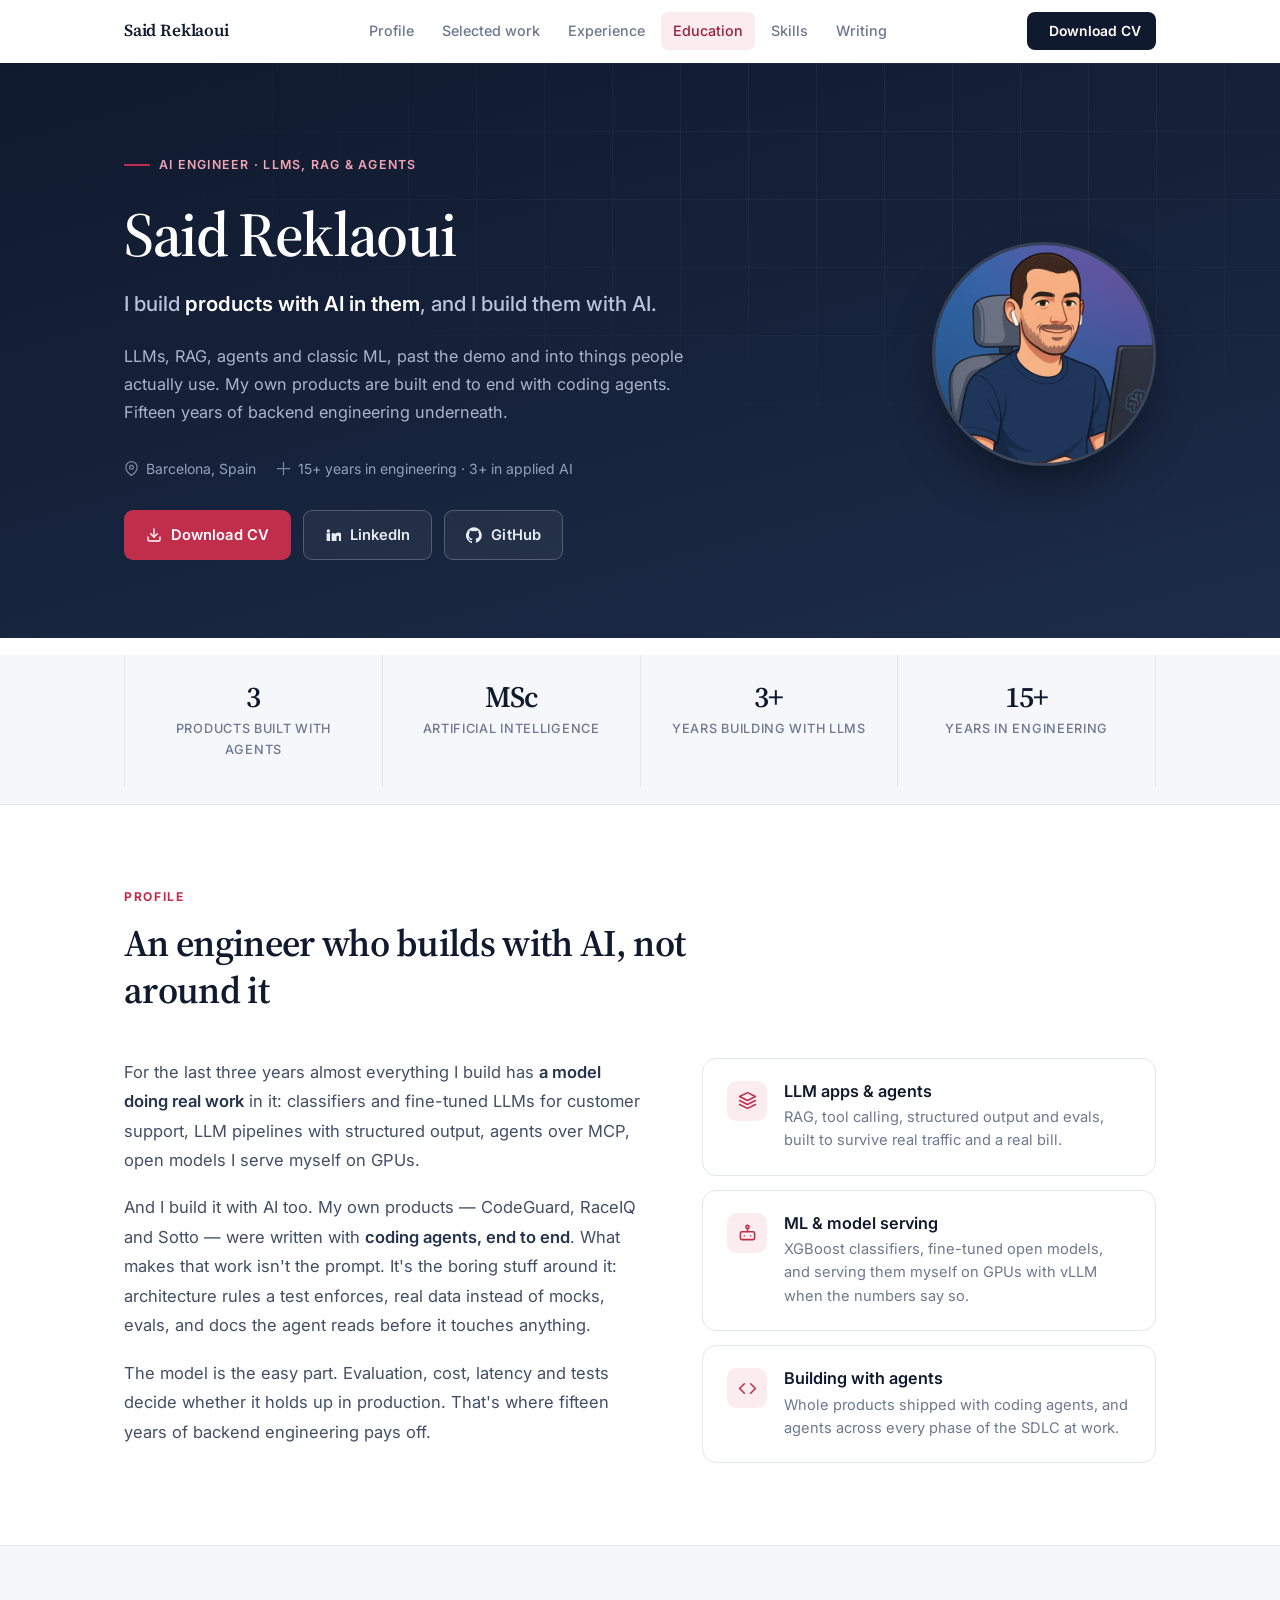
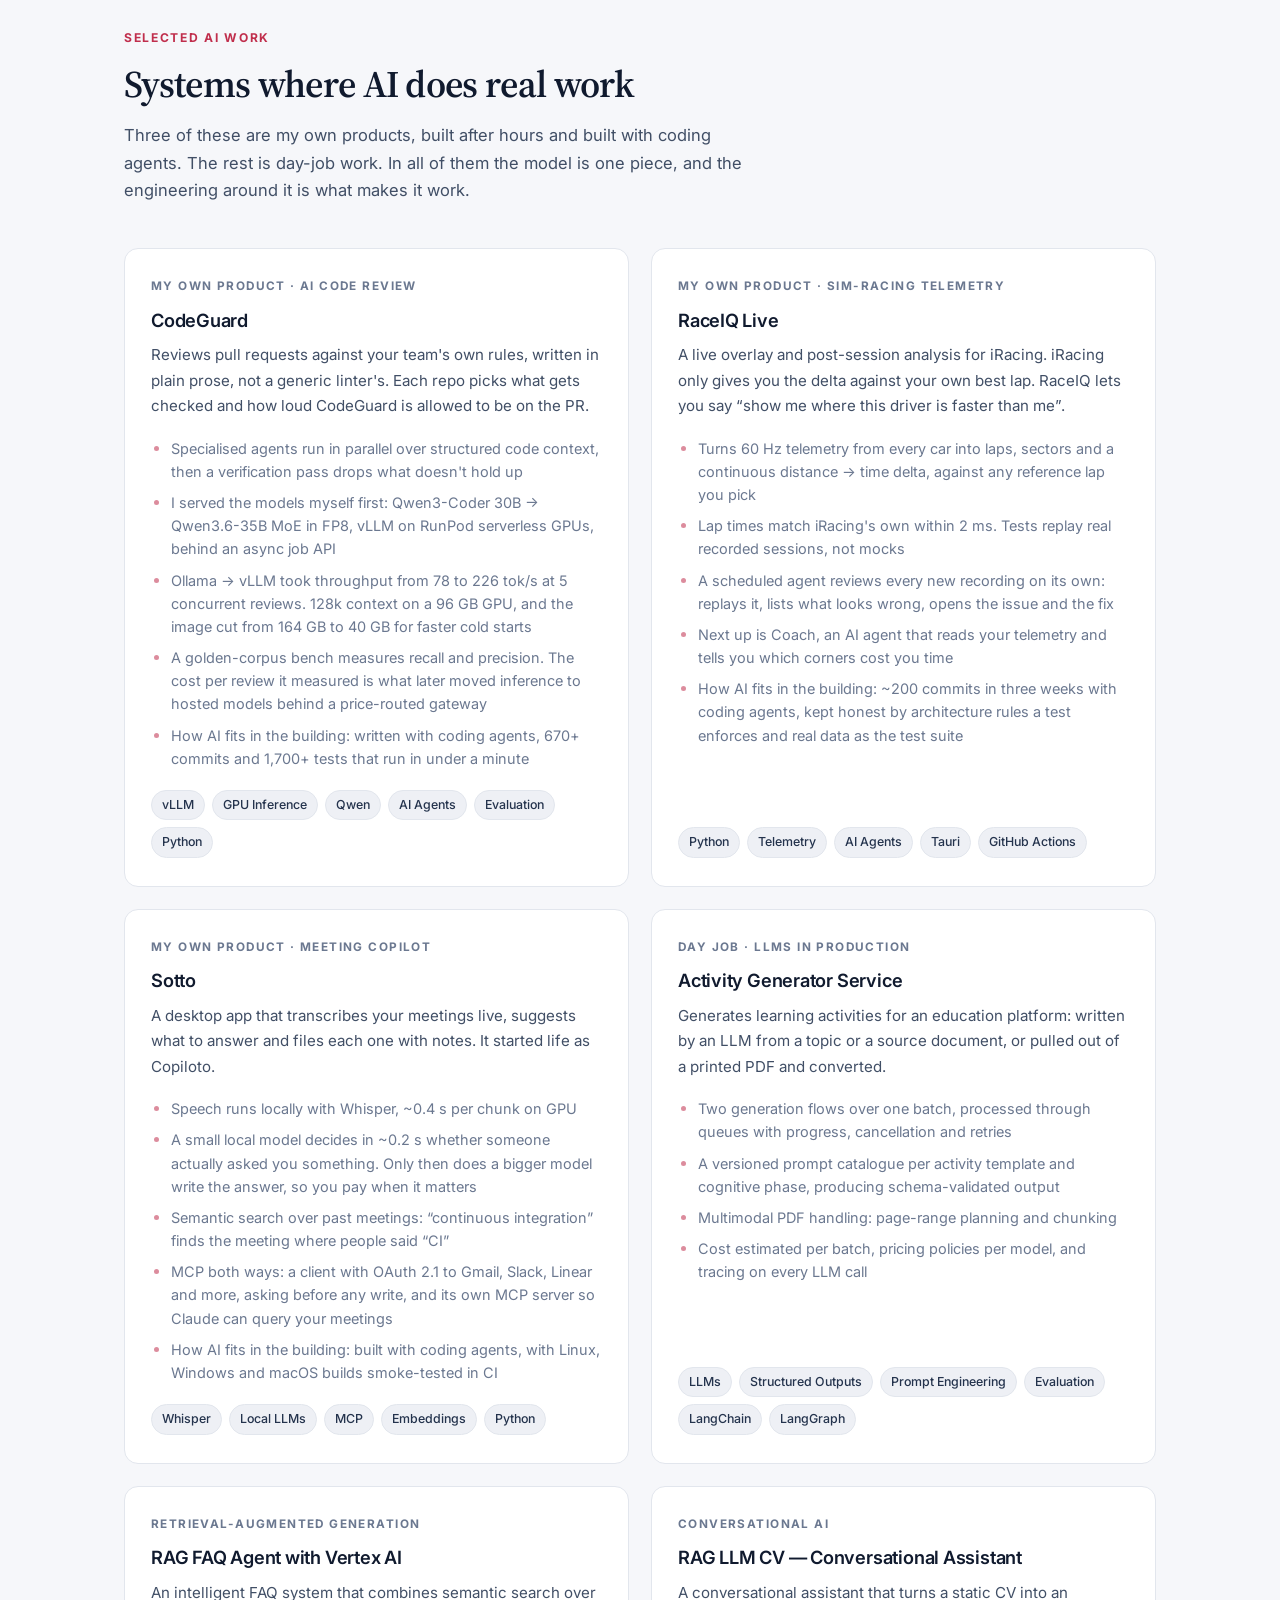
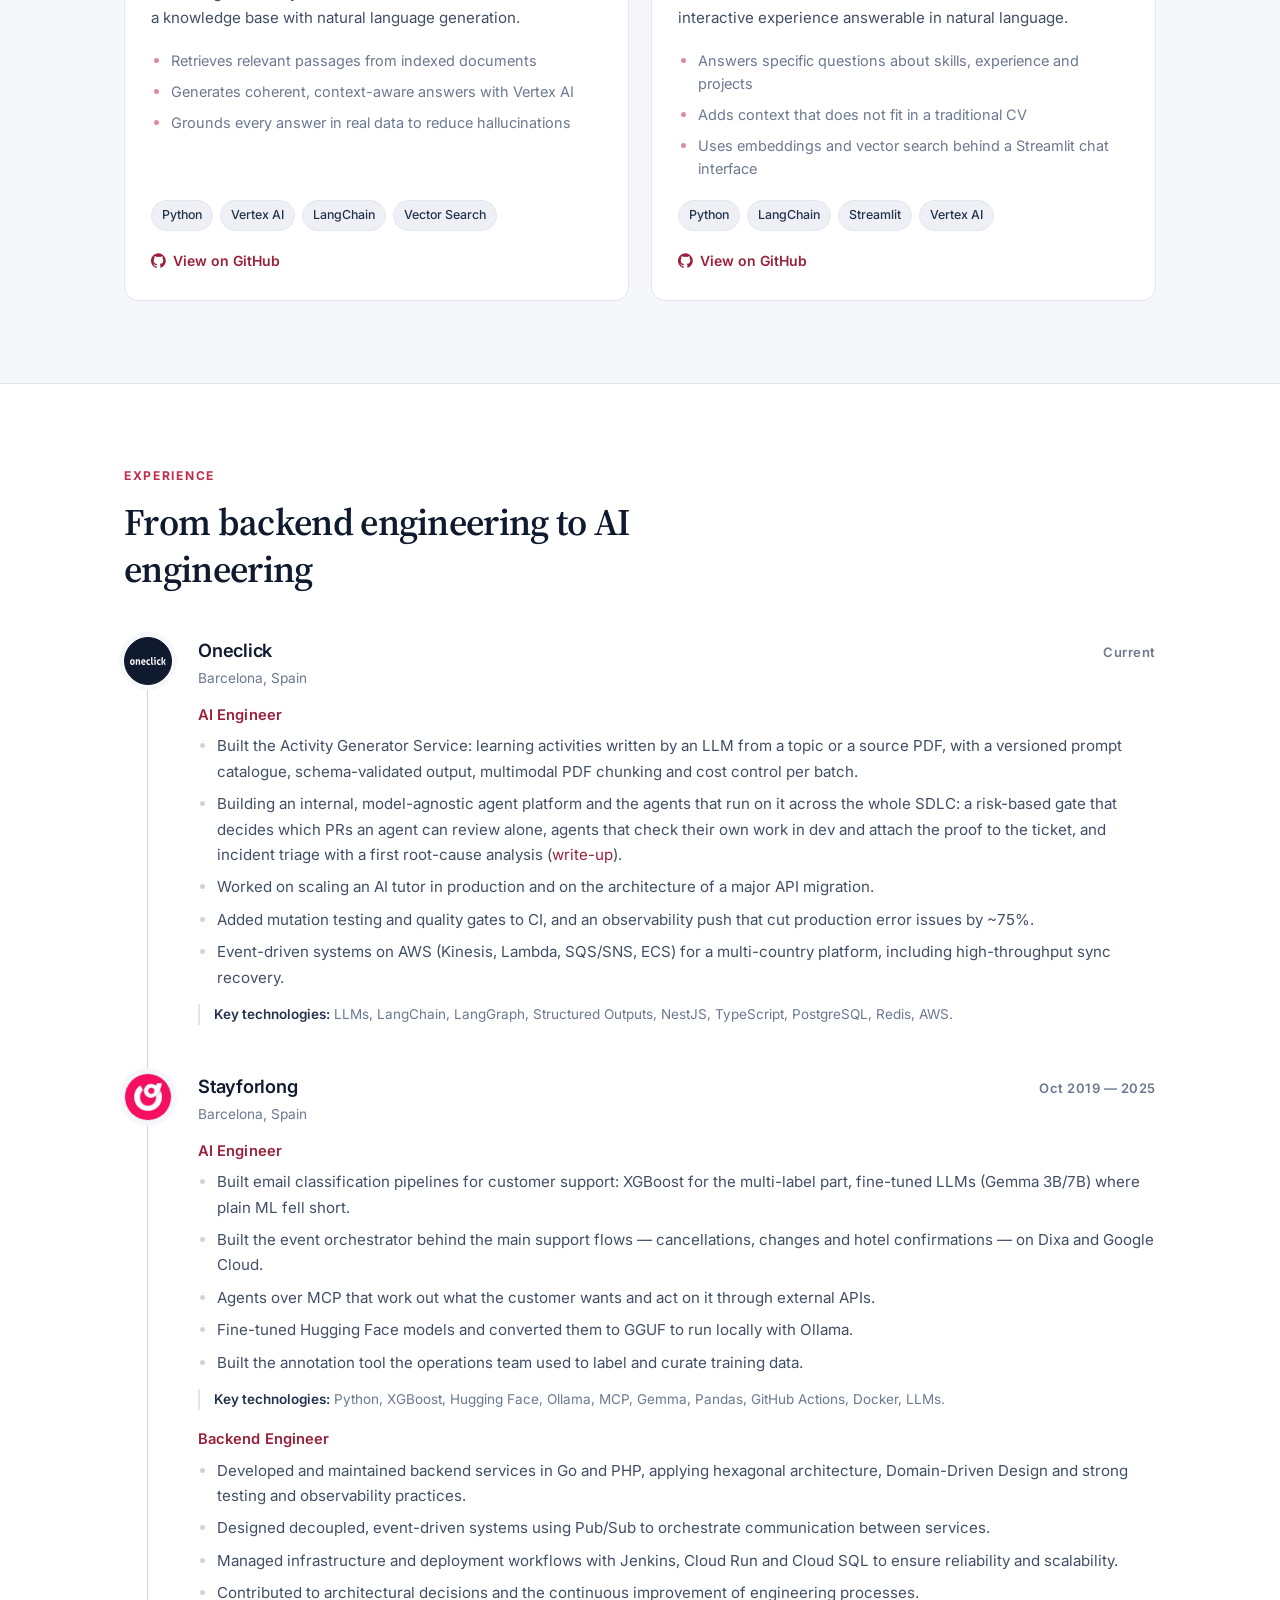
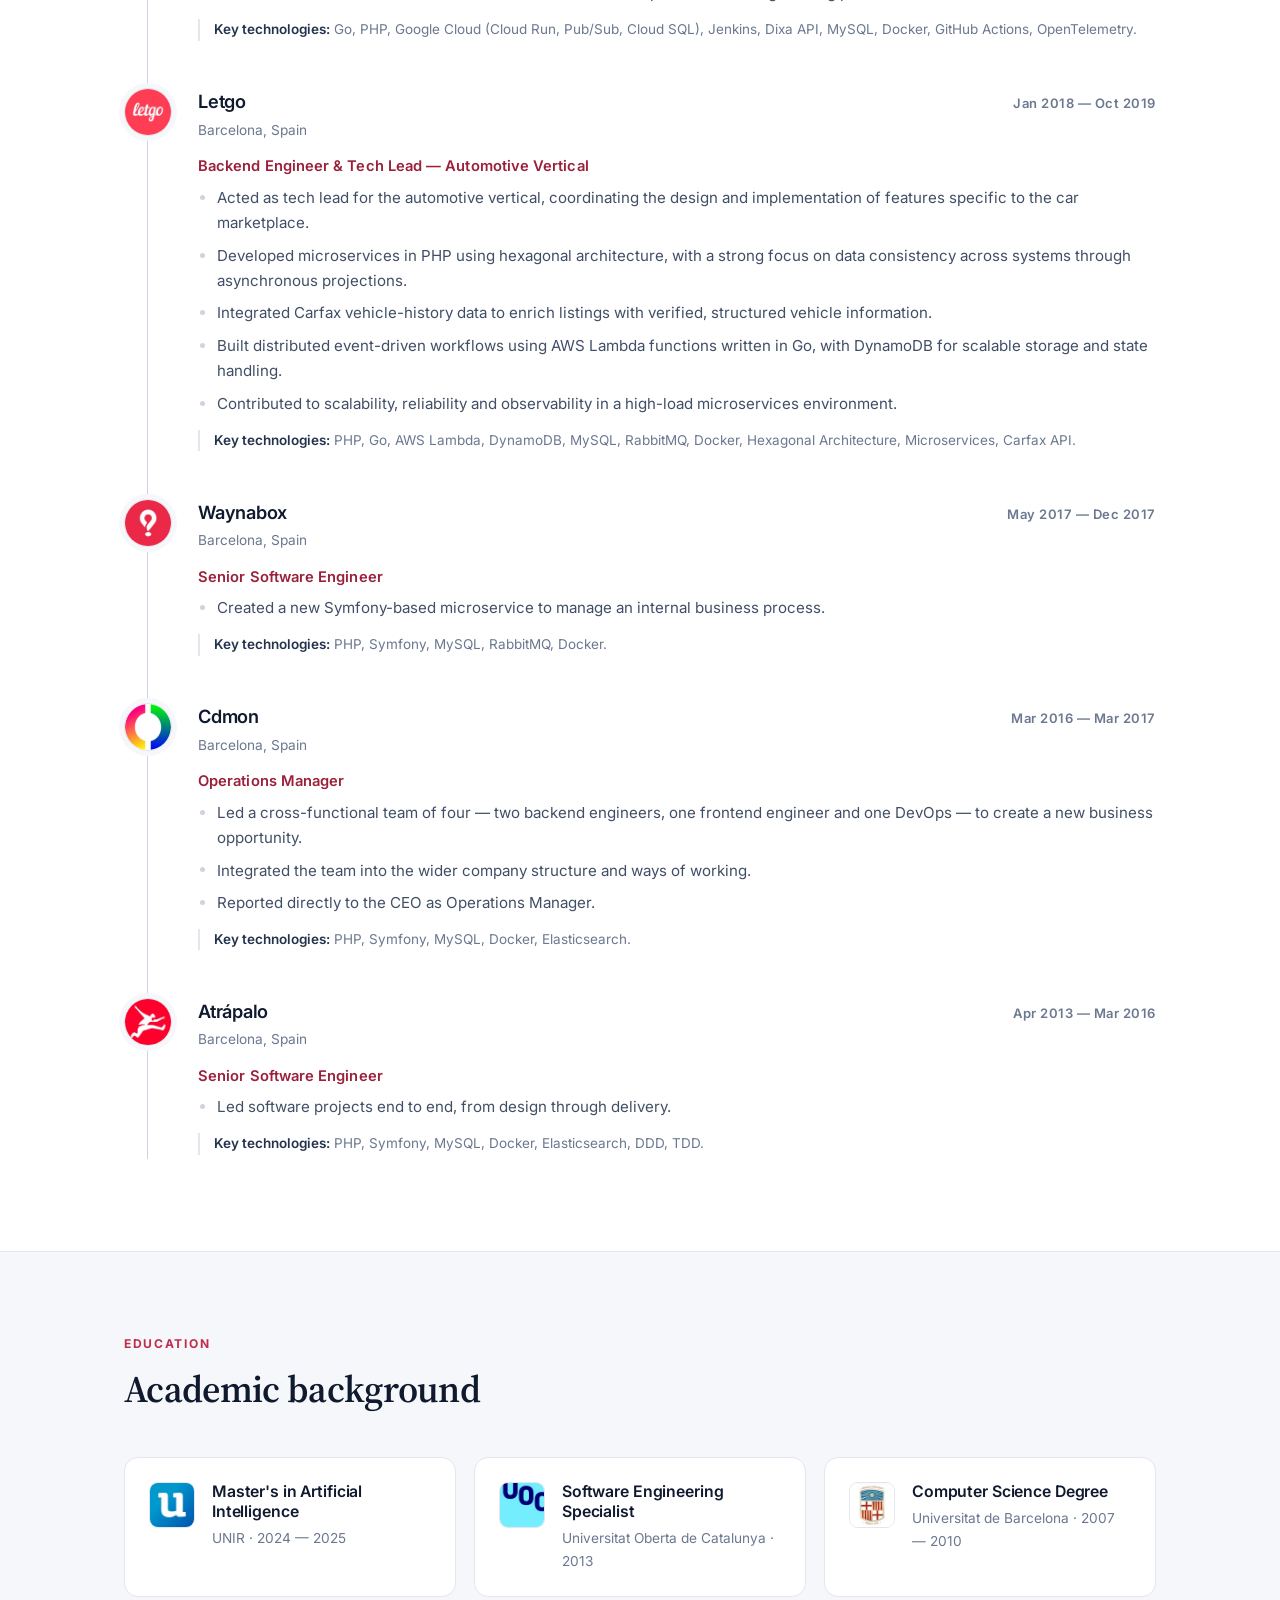
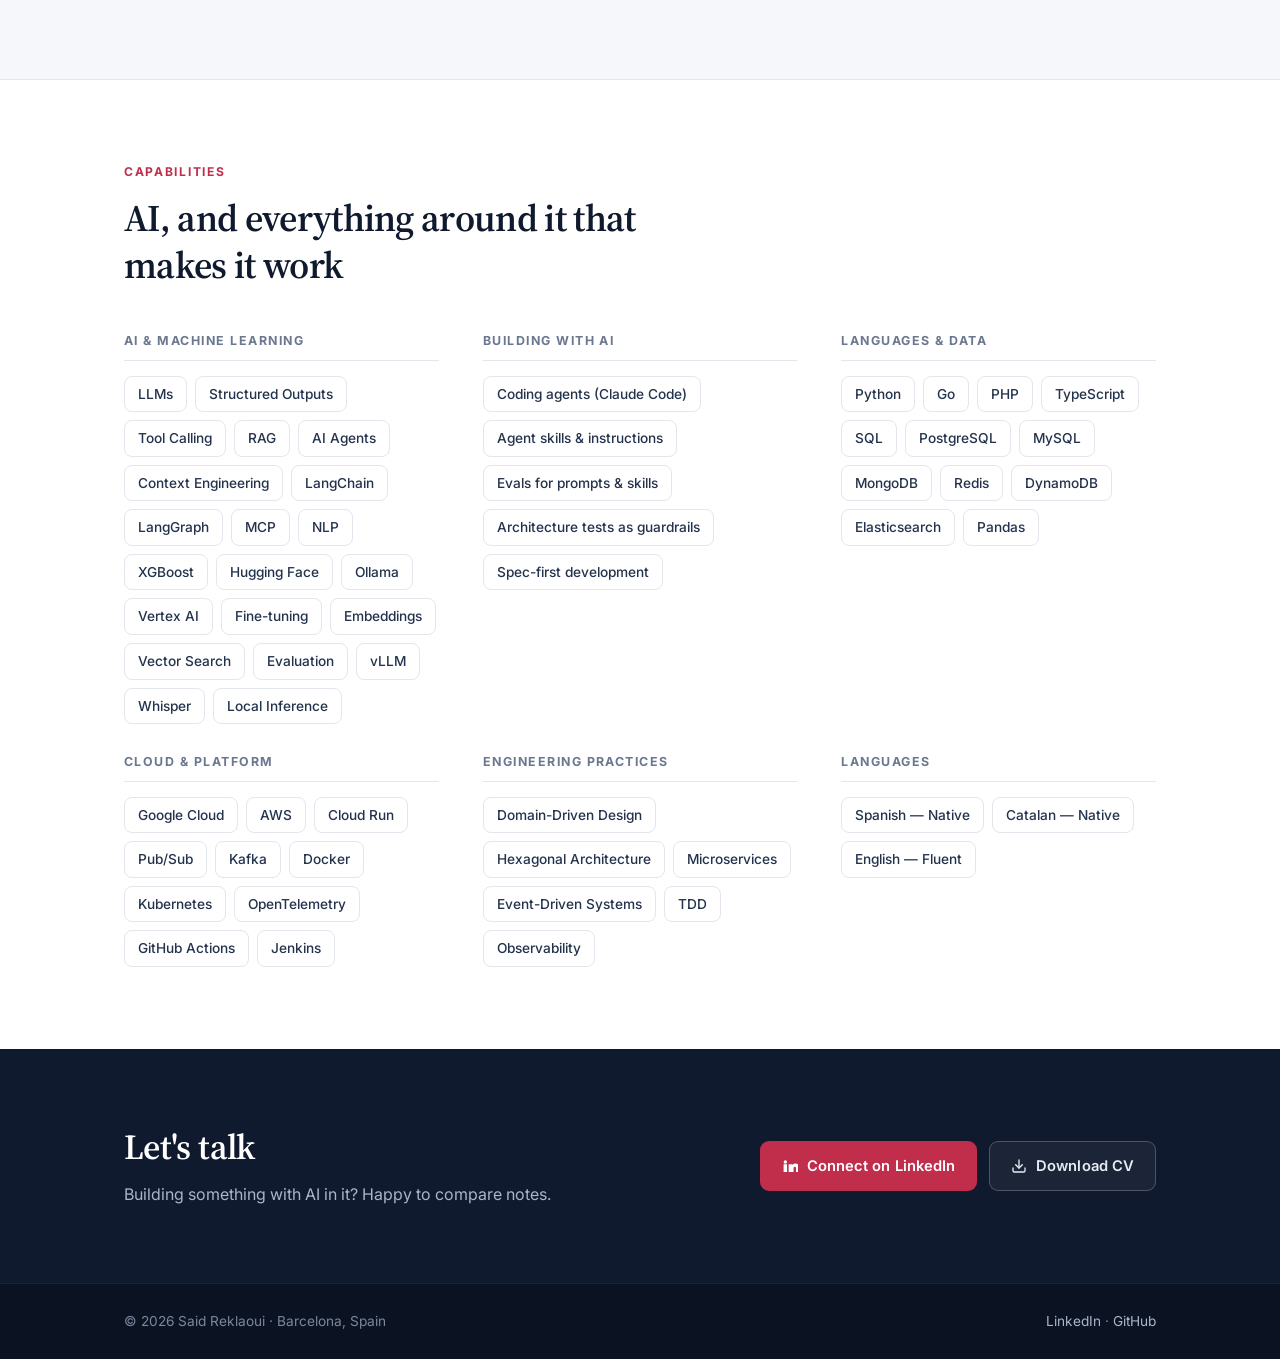
<file: index.html>
<!DOCTYPE html>
<html lang="en">
<head>
    <meta charset="UTF-8">
    <meta name="viewport" content="width=device-width, initial-scale=1.0">
    <title>Said Reklaoui | AI Engineer</title>
    <meta name="description" content="Said Reklaoui - AI Engineer in Barcelona. LLMs, RAG, agents, MCP and classic ML in production, and products built end to end with coding agents.">
    <meta name="author" content="Said Reklaoui">
    <meta name="theme-color" content="#101a2e">
    <link rel="canonical" href="https://sreklaoui.github.io/">
    <link rel="icon" href="favicon.ico" type="image/x-icon">
    <link rel="shortcut icon" href="favicon.ico" type="image/x-icon">

    <meta property="og:type" content="profile">
    <meta property="og:title" content="Said Reklaoui | AI Engineer">
    <meta property="og:description" content="AI Engineer building applied AI in production - LLMs, RAG, agents, MCP and AI-assisted software delivery.">
    <meta property="og:url" content="https://sreklaoui.github.io/">
    <meta property="og:image" content="https://sreklaoui.github.io/logos/profile-picture.png">
    <meta name="twitter:card" content="summary_large_image">
    <meta name="twitter:title" content="Said Reklaoui | AI Engineer">
    <meta name="twitter:description" content="AI Engineer building applied AI in production - LLMs, RAG, agents and AI-assisted engineering.">
    <meta name="twitter:image" content="https://sreklaoui.github.io/logos/profile-picture.png">

    <link rel="preconnect" href="https://fonts.googleapis.com">
    <link rel="preconnect" href="https://fonts.gstatic.com" crossorigin>
    <link href="https://fonts.googleapis.com/css2?family=Inter:wght@400;500;600;700&family=Source+Serif+4:opsz,wght@8..60,400;8..60,600;8..60,700&display=swap" rel="stylesheet">

    <script type="application/ld+json">
    {
      "@context": "https://schema.org",
      "@type": "Person",
      "name": "Said Reklaoui",
      "jobTitle": "AI Engineer",
      "url": "https://sreklaoui.github.io/",
      "image": "https://sreklaoui.github.io/logos/profile-picture.png",
      "address": { "@type": "PostalAddress", "addressLocality": "Barcelona", "addressCountry": "ES" },
      "sameAs": ["https://www.linkedin.com/in/said-reklaoui-chouaibi-14b42b33", "https://github.com/sreklaoui"],
      "knowsAbout": ["Applied AI", "LLMs", "Retrieval-Augmented Generation", "AI Agents", "Machine Learning", "Model Serving", "Software Architecture"]
    }
    </script>

    <style>
        :root {
            --ink: #101a2e;
            --ink-soft: #24334d;
            --body: #414f66;
            --muted: #6b7890;
            --line: #e2e6ed;
            --line-strong: #cdd4e0;
            --surface: #ffffff;
            --surface-alt: #f6f7fa;
            --surface-sunk: #eef0f5;
            --accent: #c02e4c;
            --accent-soft: rgba(192, 46, 76, 0.09);
            --accent-ink: #9b213b;
            --radius: 14px;
            --radius-sm: 9px;
            --shadow-sm: 0 1px 2px rgba(16, 26, 46, 0.05), 0 1px 3px rgba(16, 26, 46, 0.04);
            --shadow-md: 0 4px 6px -2px rgba(16, 26, 46, 0.05), 0 12px 28px -8px rgba(16, 26, 46, 0.12);
            --maxw: 1080px;
            --sans: 'Inter', -apple-system, BlinkMacSystemFont, 'Segoe UI', Roboto, Helvetica, Arial, sans-serif;
            --serif: 'Source Serif 4', Georgia, 'Times New Roman', serif;
        }

        *, *::before, *::after { box-sizing: border-box; }

        html { scroll-behavior: smooth; -webkit-text-size-adjust: 100%; }
        @media (prefers-reduced-motion: reduce) {
            html { scroll-behavior: auto; }
            *, *::before, *::after { animation-duration: 0.01ms !important; transition-duration: 0.01ms !important; }
        }

        body {
            margin: 0;
            font-family: var(--sans);
            font-size: 16.5px;
            line-height: 1.65;
            color: var(--body);
            background: var(--surface);
            -webkit-font-smoothing: antialiased;
        }

        img { max-width: 100%; display: block; }
        a { color: var(--accent-ink); text-decoration: none; }
        a:hover { text-decoration: underline; }
        :focus-visible { outline: 2px solid var(--accent); outline-offset: 3px; border-radius: 4px; }

        h1, h2, h3, h4 { color: var(--ink); margin: 0; line-height: 1.25; font-weight: 600; }

        .skip-link {
            position: absolute; left: -9999px; top: 0; z-index: 200;
            background: var(--ink); color: #fff; padding: 12px 18px; border-radius: 0 0 8px 0;
        }
        .skip-link:focus { left: 0; }

        .wrap { width: 100%; max-width: var(--maxw); margin: 0 auto; padding: 0 24px; }

        /* ---------- Navigation ---------- */
        .site-nav {
            position: sticky; top: 0; z-index: 100;
            background: rgba(255, 255, 255, 0.88);
            backdrop-filter: saturate(150%) blur(10px);
            -webkit-backdrop-filter: saturate(150%) blur(10px);
            border-bottom: 1px solid transparent;
            transition: border-color 0.25s ease, box-shadow 0.25s ease;
        }
        .site-nav.is-stuck { border-bottom-color: var(--line); box-shadow: var(--shadow-sm); }
        .nav-inner {
            display: flex; align-items: center; justify-content: space-between;
            gap: 24px; height: 62px;
        }
        .nav-brand {
            font-family: var(--serif); font-size: 1.06rem; font-weight: 600;
            color: var(--ink); letter-spacing: -0.01em; white-space: nowrap;
        }
        .nav-brand:hover { text-decoration: none; }
        .nav-links { display: flex; align-items: center; gap: 4px; list-style: none; margin: 0; padding: 0; }
        .nav-links a {
            display: block; padding: 7px 12px; border-radius: 7px;
            font-size: 0.895rem; font-weight: 500; color: var(--muted);
            transition: color 0.18s ease, background 0.18s ease;
        }
        .nav-links a:hover { color: var(--ink); background: var(--surface-sunk); text-decoration: none; }
        .nav-links a.active { color: var(--accent-ink); background: var(--accent-soft); }
        .nav-cta {
            display: inline-flex; align-items: center; gap: 7px;
            padding: 8px 15px; border-radius: 8px;
            background: var(--ink); color: #fff;
            font-size: 0.87rem; font-weight: 600; white-space: nowrap;
            transition: background 0.18s ease;
        }
        .nav-cta:hover { background: var(--accent); color: #fff; text-decoration: none; }
        @media (max-width: 860px) { .nav-links { display: none; } }

        /* ---------- Hero ---------- */
        .hero {
            position: relative; overflow: hidden;
            background: linear-gradient(165deg, #101a2e 0%, #16233c 55%, #1d2c48 100%);
            color: #e7ebf3;
            padding: 84px 0 78px;
        }
        .hero::before {
            content: ""; position: absolute; inset: 0;
            background-image:
                linear-gradient(rgba(255, 255, 255, 0.045) 1px, transparent 1px),
                linear-gradient(90deg, rgba(255, 255, 255, 0.045) 1px, transparent 1px);
            background-size: 68px 68px;
            mask-image: radial-gradient(ellipse 80% 70% at 70% 15%, #000 20%, transparent 78%);
            -webkit-mask-image: radial-gradient(ellipse 80% 70% at 70% 15%, #000 20%, transparent 78%);
            pointer-events: none;
        }
        .hero-inner {
            position: relative;
            display: grid; grid-template-columns: minmax(0, 1fr) auto;
            gap: 56px; align-items: center;
        }
        .hero-eyebrow {
            display: inline-flex; align-items: center; gap: 9px;
            font-size: 0.775rem; font-weight: 600; letter-spacing: 0.1em; text-transform: uppercase;
            color: #f0a4b4; margin-bottom: 20px;
        }
        .hero-eyebrow::before {
            content: ""; width: 26px; height: 2px; background: var(--accent); border-radius: 2px;
        }
        .hero h1 {
            font-family: var(--serif);
            font-size: clamp(2.55rem, 6vw, 3.9rem);
            font-weight: 600; letter-spacing: -0.022em;
            color: #fff; margin-bottom: 14px;
        }
        .hero-role {
            font-size: clamp(1.06rem, 2.2vw, 1.28rem);
            font-weight: 500; color: #b9c4d8; margin: 0 0 22px;
        }
        .hero-role strong { color: #fff; font-weight: 600; }
        .hero-summary {
            font-size: 1.015rem; line-height: 1.72; color: #a9b5cc;
            max-width: 56ch; margin: 0 0 30px;
        }
        .hero-meta {
            display: flex; flex-wrap: wrap; gap: 8px 20px;
            font-size: 0.875rem; color: #93a1bb; margin-bottom: 30px;
        }
        .hero-meta span { display: inline-flex; align-items: center; gap: 7px; }
        .hero-meta svg { width: 15px; height: 15px; flex: none; opacity: 0.8; }

        .hero-actions { display: flex; flex-wrap: wrap; gap: 12px; }
        .btn {
            display: inline-flex; align-items: center; gap: 9px;
            padding: 12px 21px; border-radius: 9px;
            font-size: 0.92rem; font-weight: 600; letter-spacing: 0.005em;
            border: 1px solid transparent; cursor: pointer;
            transition: background 0.18s ease, border-color 0.18s ease, transform 0.18s ease, color 0.18s ease;
        }
        .btn:hover { text-decoration: none; transform: translateY(-1px); }
        .btn svg { width: 16px; height: 16px; flex: none; }
        .btn-primary { background: var(--accent); color: #fff; }
        .btn-primary:hover { background: #d13a58; color: #fff; }
        .btn-ghost { background: rgba(255, 255, 255, 0.05); border-color: rgba(255, 255, 255, 0.22); color: #e7ebf3; }
        .btn-ghost:hover { background: rgba(255, 255, 255, 0.12); border-color: rgba(255, 255, 255, 0.4); color: #fff; }

        .hero-portrait { position: relative; flex: none; }
        .hero-portrait img {
            width: 224px; height: 224px; border-radius: 50%; object-fit: cover;
            border: 3px solid rgba(255, 255, 255, 0.14);
            box-shadow: 0 22px 50px -14px rgba(0, 0, 0, 0.55);
        }
        @media (max-width: 880px) {
            .hero { padding: 58px 0 54px; }
            .hero-inner { grid-template-columns: 1fr; gap: 34px; }
            .hero-portrait { order: -1; }
            .hero-portrait img { width: 128px; height: 128px; }
        }

        /* ---------- Credentials strip ---------- */
        .credentials {
            background: var(--surface-alt);
            border-bottom: 1px solid var(--line);
        }
        .credentials-grid {
            display: grid; grid-template-columns: repeat(4, 1fr);
            gap: 1px; background: var(--line);
            border-left: 1px solid var(--line); border-right: 1px solid var(--line);
        }
        .credential { background: var(--surface-alt); padding: 26px 22px; text-align: center; }
        .credential dt {
            font-family: var(--serif); font-size: 1.85rem; font-weight: 600;
            color: var(--ink); line-height: 1.1; letter-spacing: -0.02em;
        }
        .credential dd {
            margin: 6px 0 0; font-size: 0.795rem; font-weight: 500;
            letter-spacing: 0.055em; text-transform: uppercase; color: var(--muted);
        }
        @media (max-width: 720px) {
            .credentials-grid { grid-template-columns: repeat(2, 1fr); }
            .credential { padding: 20px 14px; }
            .credential dt { font-size: 1.5rem; }
        }

        /* ---------- Sections ---------- */
        .section { padding: 82px 0; border-bottom: 1px solid var(--line); }
        .section-alt { background: var(--surface-alt); }
        .section:last-of-type { border-bottom: none; }

        .section-head { max-width: 62ch; margin-bottom: 44px; }
        .section-label {
            display: block; font-size: 0.755rem; font-weight: 700;
            letter-spacing: 0.14em; text-transform: uppercase;
            color: var(--accent); margin-bottom: 13px;
        }
        .section-head h2 {
            font-family: var(--serif);
            font-size: clamp(1.8rem, 3.6vw, 2.35rem);
            font-weight: 600; letter-spacing: -0.018em; margin-bottom: 14px;
        }
        .section-head p { margin: 0; font-size: 1.035rem; color: var(--body); }

        /* ---------- Profile ---------- */
        .profile-grid { display: grid; grid-template-columns: 1.15fr 1fr; gap: 56px; align-items: start; }
        .profile-body p { margin: 0 0 18px; font-size: 1.035rem; line-height: 1.78; }
        .profile-body p:last-child { margin-bottom: 0; }
        .profile-body strong { color: var(--ink-soft); font-weight: 600; }

        .expertise { display: grid; gap: 14px; }
        .expertise-card {
            background: var(--surface); border: 1px solid var(--line);
            border-radius: var(--radius); padding: 22px 24px;
            display: grid; grid-template-columns: auto 1fr; gap: 17px; align-items: start;
            transition: border-color 0.2s ease, box-shadow 0.2s ease, transform 0.2s ease;
        }
        .expertise-card:hover { border-color: var(--line-strong); box-shadow: var(--shadow-md); transform: translateY(-2px); }
        .expertise-icon {
            width: 40px; height: 40px; border-radius: 10px; flex: none;
            background: var(--accent-soft); color: var(--accent);
            display: grid; place-items: center;
        }
        .expertise-icon svg { width: 19px; height: 19px; }
        .expertise-card h3 { font-size: 1.015rem; margin-bottom: 5px; }
        .expertise-card p { margin: 0; font-size: 0.915rem; line-height: 1.6; color: var(--muted); }
        @media (max-width: 880px) { .profile-grid { grid-template-columns: 1fr; gap: 38px; } }

        /* ---------- Work ---------- */
        .work-grid { display: grid; grid-template-columns: 1fr; gap: 22px; }
        @media (min-width: 760px) { .work-grid { grid-template-columns: repeat(2, 1fr); } }
        .work-card {
            display: flex; flex-direction: column;
            background: var(--surface); border: 1px solid var(--line);
            border-radius: var(--radius); padding: 28px 26px;
            transition: border-color 0.2s ease, box-shadow 0.2s ease, transform 0.2s ease;
        }
        .work-card:hover { border-color: var(--line-strong); box-shadow: var(--shadow-md); transform: translateY(-3px); }
        .work-kicker {
            font-size: 0.735rem; font-weight: 700; letter-spacing: 0.12em;
            text-transform: uppercase; color: var(--muted); margin-bottom: 12px;
        }
        .work-card h3 { font-size: 1.14rem; letter-spacing: -0.012em; margin-bottom: 11px; }
        .work-card > p { margin: 0 0 18px; font-size: 0.945rem; line-height: 1.68; }
        .work-points { list-style: none; margin: 0 0 20px; padding: 0; display: grid; gap: 8px; }
        .work-points li {
            position: relative; padding-left: 20px;
            font-size: 0.905rem; line-height: 1.6; color: var(--muted);
        }
        .work-points li::before {
            content: ""; position: absolute; left: 3px; top: 0.62em;
            width: 5px; height: 5px; border-radius: 50%; background: var(--accent); opacity: 0.55;
        }
        .tags { display: flex; flex-wrap: wrap; gap: 7px; margin-top: auto; }
        .tag {
            font-size: 0.775rem; font-weight: 500; color: var(--ink-soft);
            background: var(--surface-sunk); border: 1px solid var(--line);
            padding: 4px 10px; border-radius: 999px;
        }
        .work-link {
            display: inline-flex; align-items: center; gap: 7px;
            margin-top: 18px; font-size: 0.875rem; font-weight: 600;
        }
        .work-link svg { width: 15px; height: 15px; }
        .work-link:hover { text-decoration: none; color: var(--accent); }

        /* ---------- Experience timeline ---------- */
        .timeline { position: relative; display: grid; gap: 34px; }
        .timeline::before {
            content: ""; position: absolute; left: 23px; top: 10px; bottom: 10px;
            width: 1px; background: var(--line-strong);
        }
        .tl-item { position: relative; display: grid; grid-template-columns: 48px 1fr; gap: 26px; }
        .tl-logo {
            position: relative; z-index: 1;
            width: 48px; height: 48px; border-radius: 50%; overflow: hidden;
            background: var(--surface); border: 1px solid var(--line);
            display: grid; place-items: center; flex: none;
            box-shadow: 0 0 0 5px var(--surface-alt);
        }
        .tl-logo img { width: 100%; height: 100%; object-fit: cover; }
        .tl-logo span {
            font-family: var(--serif); font-size: 1.12rem; font-weight: 700; color: var(--accent);
        }
        /* The Oneclick asset is a white wordmark, so the plate stays navy in both themes. */
        .tl-logo--brand { background: #101a2e; border-color: #101a2e; }
        .tl-logo--brand img { width: auto; height: auto; max-width: 78%; max-height: 62%; object-fit: contain; }
        .tl-body { padding-top: 2px; min-width: 0; }
        .tl-head {
            display: flex; flex-wrap: wrap; align-items: baseline;
            justify-content: space-between; gap: 6px 18px; margin-bottom: 4px;
        }
        .tl-company { font-size: 1.14rem; letter-spacing: -0.012em; }
        .tl-period {
            font-size: 0.815rem; font-weight: 600; letter-spacing: 0.04em;
            color: var(--muted); white-space: nowrap;
        }
        .tl-location { font-size: 0.855rem; color: var(--muted); margin: 0 0 16px; }
        .tl-role { margin-bottom: 20px; }
        .tl-role:last-child { margin-bottom: 0; }
        .tl-role h4 {
            font-size: 0.92rem; font-weight: 600; color: var(--accent-ink);
            letter-spacing: 0.005em; margin-bottom: 9px;
        }
        .tl-role ul { list-style: none; margin: 0 0 12px; padding: 0; display: grid; gap: 7px; }
        .tl-role li {
            position: relative; padding-left: 19px;
            font-size: 0.945rem; line-height: 1.68;
        }
        .tl-role li::before {
            content: ""; position: absolute; left: 2px; top: 0.66em;
            width: 5px; height: 5px; border-radius: 50%; background: var(--line-strong);
        }
        .tl-tech {
            font-size: 0.845rem; line-height: 1.6; color: var(--muted);
            padding-left: 14px; border-left: 2px solid var(--line);
        }
        .tl-tech strong { color: var(--ink-soft); font-weight: 600; }
        @media (max-width: 620px) {
            .timeline::before { left: 17px; }
            .tl-item { grid-template-columns: 36px 1fr; gap: 16px; }
            .tl-logo { width: 36px; height: 36px; box-shadow: 0 0 0 4px var(--surface-alt); }
            .tl-period { white-space: normal; }
        }

        /* ---------- Education ---------- */
        .edu-grid { display: grid; grid-template-columns: repeat(auto-fit, minmax(280px, 1fr)); gap: 18px; }
        .edu-card {
            background: var(--surface); border: 1px solid var(--line); border-radius: var(--radius);
            padding: 24px; display: grid; grid-template-columns: auto 1fr; gap: 17px; align-items: start;
            transition: border-color 0.2s ease, box-shadow 0.2s ease;
        }
        .edu-card:hover { border-color: var(--line-strong); box-shadow: var(--shadow-sm); }
        .edu-logo {
            width: 46px; height: 46px; border-radius: 9px; overflow: hidden; flex: none;
            border: 1px solid var(--line); background: var(--surface-sunk);
        }
        .edu-logo img { width: 100%; height: 100%; object-fit: cover; }
        .edu-card h3 { font-size: 0.99rem; letter-spacing: -0.008em; margin-bottom: 5px; }
        .edu-card p { margin: 0; font-size: 0.855rem; color: var(--muted); }

        /* ---------- Skills ---------- */
        .skill-groups { display: grid; grid-template-columns: repeat(auto-fit, minmax(290px, 1fr)); gap: 30px 44px; }
        .skill-group h3 {
            font-size: 0.775rem; font-weight: 700; letter-spacing: 0.12em; text-transform: uppercase;
            color: var(--muted); padding-bottom: 11px; margin-bottom: 15px;
            border-bottom: 1px solid var(--line);
        }
        .chips { display: flex; flex-wrap: wrap; gap: 8px; }
        .chip {
            font-size: 0.855rem; font-weight: 500; color: var(--ink-soft);
            background: var(--surface); border: 1px solid var(--line);
            padding: 6px 13px; border-radius: 8px;
            transition: border-color 0.18s ease, color 0.18s ease, background 0.18s ease;
        }
        .chip:hover { border-color: var(--accent); color: var(--accent-ink); background: var(--accent-soft); }

        /* ---------- Contact ---------- */
        .contact { background: var(--ink); color: #b9c4d8; padding: 76px 0; }
        .contact-inner {
            display: flex; flex-wrap: wrap; align-items: center;
            justify-content: space-between; gap: 34px;
        }
        .contact h2 {
            font-family: var(--serif); color: #fff;
            font-size: clamp(1.7rem, 3.4vw, 2.2rem);
            font-weight: 600; letter-spacing: -0.018em; margin-bottom: 12px;
        }
        .contact p { margin: 0; max-width: 46ch; font-size: 1rem; color: #a9b5cc; }
        .contact-actions { display: flex; flex-wrap: wrap; gap: 12px; }

        /* ---------- Footer ---------- */
        .site-footer {
            background: #0b1322; color: #7a879f;
            padding: 26px 0; font-size: 0.855rem;
            border-top: 1px solid rgba(255, 255, 255, 0.07);
        }
        .footer-inner {
            display: flex; flex-wrap: wrap; align-items: center;
            justify-content: space-between; gap: 12px;
        }
        .site-footer a { color: #a9b5cc; }

        /* ---------- Reveal on scroll ---------- */
        .reveal { opacity: 0; transform: translateY(16px); transition: opacity 0.6s ease, transform 0.6s ease; }
        .reveal.is-visible { opacity: 1; transform: none; }
        @media (prefers-reduced-motion: reduce) { .reveal { opacity: 1; transform: none; } }

        /* ---------- Dark mode ---------- */
        @media (prefers-color-scheme: dark) {
            :root {
                --ink: #eef1f7;
                --ink-soft: #cdd5e4;
                --body: #a7b2c6;
                --muted: #8592aa;
                --line: #263145;
                --line-strong: #364461;
                --surface: #121a29;
                --surface-alt: #0d1420;
                --surface-sunk: #1b2434;
                --accent: #e05070;
                --accent-soft: rgba(224, 80, 112, 0.14);
                --accent-ink: #f18ba2;
                --shadow-sm: 0 1px 3px rgba(0, 0, 0, 0.4);
                --shadow-md: 0 12px 30px -10px rgba(0, 0, 0, 0.6);
            }
            body { background: var(--surface); }
            .site-nav { background: rgba(18, 26, 41, 0.9); }
            .nav-cta { background: var(--accent); }
            .nav-cta:hover { background: #ee6482; }
            .hero { background: linear-gradient(165deg, #0b1220 0%, #101a2e 55%, #16233c 100%); }
            .contact { background: #0b1220; }
            .site-footer { background: #080e19; }
            .credential { background: var(--surface-alt); }
            .tl-logo { box-shadow: 0 0 0 5px var(--surface-alt); }
        }
    </style>
</head>
<body>
    <a class="skip-link" href="#main">Skip to content</a>

    <nav class="site-nav" id="siteNav" aria-label="Main">
        <div class="wrap nav-inner">
            <a href="#top" class="nav-brand">Said Reklaoui</a>
            <ul class="nav-links">
                <li><a href="#profile">Profile</a></li>
                <li><a href="#work">Selected work</a></li>
                <li><a href="#experience">Experience</a></li>
                <li><a href="#education">Education</a></li>
                <li><a href="#skills">Skills</a></li>
                <li><a href="blog/">Writing</a></li>
            </ul>
            <a class="nav-cta" href="output/pdf/said-reklaoui-cv.pdf" download>
                <svg viewBox="0 0 24 24" fill="none" stroke="currentColor" stroke-width="2" stroke-linecap="round" stroke-linejoin="round" aria-hidden="true"><path d="M21 15v4a2 2 0 0 1-2 2H5a2 2 0 0 1-2-2v-4"/><polyline points="7 10 12 15 17 10"/><line x1="12" y1="15" x2="12" y2="3"/></svg>
                Download CV
            </a>
        </div>
    </nav>

    <header class="hero" id="top">
        <div class="wrap hero-inner">
            <div>
                <span class="hero-eyebrow">AI Engineer &middot; LLMs, RAG &amp; agents</span>
                <h1>Said Reklaoui</h1>
                <p class="hero-role">I build <strong>products with AI in them</strong>, and I build them with AI.</p>
                <p class="hero-summary">LLMs, RAG, agents and classic ML, past the demo and into things people actually use. My own products are built end to end with coding agents. Fifteen years of backend engineering underneath.</p>
                <div class="hero-meta">
                    <span>
                        <svg viewBox="0 0 24 24" fill="none" stroke="currentColor" stroke-width="2" stroke-linecap="round" stroke-linejoin="round" aria-hidden="true"><path d="M21 10c0 7-9 13-9 13s-9-6-9-13a9 9 0 0 1 18 0z"/><circle cx="12" cy="10" r="3"/></svg>
                        Barcelona, Spain
                    </span>
                    <span>
                        <svg viewBox="0 0 24 24" fill="none" stroke="currentColor" stroke-width="2" stroke-linecap="round" stroke-linejoin="round" aria-hidden="true"><path d="M12 2v20M2 12h20"/></svg>
                        15+ years in engineering &middot; 3+ in applied AI
                    </span>
                </div>
                <div class="hero-actions">
                    <a class="btn btn-primary" href="output/pdf/said-reklaoui-cv.pdf" download>
                        <svg viewBox="0 0 24 24" fill="none" stroke="currentColor" stroke-width="2" stroke-linecap="round" stroke-linejoin="round" aria-hidden="true"><path d="M21 15v4a2 2 0 0 1-2 2H5a2 2 0 0 1-2-2v-4"/><polyline points="7 10 12 15 17 10"/><line x1="12" y1="15" x2="12" y2="3"/></svg>
                        Download CV
                    </a>
                    <a class="btn btn-ghost" href="https://www.linkedin.com/in/said-reklaoui-chouaibi-14b42b33" target="_blank" rel="noopener">
                        <svg viewBox="0 0 24 24" fill="currentColor" aria-hidden="true"><path d="M4.98 3.5a2.5 2.5 0 1 1 0 5 2.5 2.5 0 0 1 0-5zM2.4 21h5.16V9.24H2.4V21zM9.98 9.24h4.95v1.61h.07c.69-1.24 2.38-2.55 4.9-2.55 5.24 0 6.2 3.3 6.2 7.58V21h-5.15v-4.98c0-1.19-.02-2.72-1.7-2.72-1.7 0-1.96 1.3-1.96 2.64V21H9.98V9.24z"/></svg>
                        LinkedIn
                    </a>
                    <a class="btn btn-ghost" href="https://github.com/sreklaoui" target="_blank" rel="noopener">
                        <svg viewBox="0 0 24 24" fill="currentColor" aria-hidden="true"><path d="M12 .5a12 12 0 0 0-3.79 23.4c.6.1.82-.26.82-.58v-2.2c-3.34.72-4.04-1.6-4.04-1.6-.55-1.4-1.34-1.77-1.34-1.77-1.09-.75.08-.73.08-.73 1.2.08 1.84 1.24 1.84 1.24 1.07 1.84 2.81 1.3 3.5 1 .1-.78.42-1.3.76-1.6-2.67-.3-5.47-1.34-5.47-5.96 0-1.32.47-2.39 1.24-3.23-.13-.3-.54-1.53.12-3.18 0 0 1-.32 3.3 1.23a11.5 11.5 0 0 1 6 0c2.28-1.55 3.29-1.23 3.29-1.23.66 1.65.25 2.88.12 3.18.77.84 1.23 1.91 1.23 3.23 0 4.63-2.8 5.65-5.48 5.95.43.37.82 1.1.82 2.22v3.29c0 .32.21.7.82.58A12 12 0 0 0 12 .5z"/></svg>
                        GitHub
                    </a>
                </div>
            </div>
            <div class="hero-portrait">
                <img src="logos/profile-picture.png" alt="Portrait of Said Reklaoui" width="224" height="224">
            </div>
        </div>
    </header>

    <section class="credentials" aria-label="Career highlights">
        <div class="wrap">
            <dl class="credentials-grid">
                <div class="credential"><dt>3</dt><dd>Products built with agents</dd></div>
                <div class="credential"><dt>MSc</dt><dd>Artificial Intelligence</dd></div>
                <div class="credential"><dt>3+</dt><dd>Years building with LLMs</dd></div>
                <div class="credential"><dt>15+</dt><dd>Years in engineering</dd></div>
            </dl>
        </div>
    </section>

    <main id="main">
        <!-- ================= Profile ================= -->
        <section class="section" id="profile">
            <div class="wrap">
                <div class="section-head reveal">
                    <span class="section-label">Profile</span>
                    <h2>An engineer who builds with AI, not around it</h2>
                </div>
                <div class="profile-grid">
                    <div class="profile-body reveal">
                        <p>For the last three years almost everything I build has <strong>a model doing real work</strong> in it: classifiers and fine-tuned LLMs for customer support, LLM pipelines with structured output, agents over MCP, open models I serve myself on GPUs.</p>
                        <p>And I build it with AI too. My own products &mdash; CodeGuard, RaceIQ and Sotto &mdash; were written with <strong>coding agents, end to end</strong>. What makes that work isn't the prompt. It's the boring stuff around it: architecture rules a test enforces, real data instead of mocks, evals, and docs the agent reads before it touches anything.</p>
                        <p>The model is the easy part. Evaluation, cost, latency and tests decide whether it holds up in production. That's where fifteen years of backend engineering pays off.</p>
                    </div>
                    <div class="expertise reveal">
                        <article class="expertise-card">
                            <span class="expertise-icon">
                                <svg viewBox="0 0 24 24" fill="none" stroke="currentColor" stroke-width="2" stroke-linecap="round" stroke-linejoin="round" aria-hidden="true"><polygon points="12 2 2 7 12 12 22 7 12 2"/><polyline points="2 17 12 22 22 17"/><polyline points="2 12 12 17 22 12"/></svg>
                            </span>
                            <div>
                                <h3>LLM apps &amp; agents</h3>
                                <p>RAG, tool calling, structured output and evals, built to survive real traffic and a real bill.</p>
                            </div>
                        </article>
                        <article class="expertise-card">
                            <span class="expertise-icon">
                                <svg viewBox="0 0 24 24" fill="none" stroke="currentColor" stroke-width="2" stroke-linecap="round" stroke-linejoin="round" aria-hidden="true"><rect x="3" y="11" width="18" height="10" rx="2"/><circle cx="12" cy="5" r="2"/><path d="M12 7v4"/><line x1="8" y1="16" x2="8" y2="16"/><line x1="16" y1="16" x2="16" y2="16"/></svg>
                            </span>
                            <div>
                                <h3>ML &amp; model serving</h3>
                                <p>XGBoost classifiers, fine-tuned open models, and serving them myself on GPUs with vLLM when the numbers say so.</p>
                            </div>
                        </article>
                        <article class="expertise-card">
                            <span class="expertise-icon">
                                <svg viewBox="0 0 24 24" fill="none" stroke="currentColor" stroke-width="2" stroke-linecap="round" stroke-linejoin="round" aria-hidden="true"><polyline points="16 18 22 12 16 6"/><polyline points="8 6 2 12 8 18"/></svg>
                            </span>
                            <div>
                                <h3>Building with agents</h3>
                                <p>Whole products shipped with coding agents, and agents across every phase of the SDLC at work.</p>
                            </div>
                        </article>
                    </div>
                </div>
            </div>
        </section>

        <!-- ================= Selected work ================= -->
        <section class="section section-alt" id="work">
            <div class="wrap">
                <div class="section-head reveal">
                    <span class="section-label">Selected AI work</span>
                    <h2>Systems where AI does real work</h2>
                    <p>Three of these are my own products, built after hours and built with coding agents. The rest is day-job work. In all of them the model is one piece, and the engineering around it is what makes it work.</p>
                </div>
                <div class="work-grid">
                    <article class="work-card reveal">
                        <span class="work-kicker">My own product &middot; AI code review</span>
                        <h3>CodeGuard</h3>
                        <p>Reviews pull requests against your team's own rules, written in plain prose, not a generic linter's. Each repo picks what gets checked and how loud CodeGuard is allowed to be on the PR.</p>
                        <ul class="work-points">
                            <li>Specialised agents run in parallel over structured code context, then a verification pass drops what doesn't hold up</li>
                            <li>I served the models myself first: Qwen3-Coder 30B &rarr; Qwen3.6-35B MoE in FP8, vLLM on RunPod serverless GPUs, behind an async job API</li>
                            <li>Ollama &rarr; vLLM took throughput from 78 to 226 tok/s at 5 concurrent reviews. 128k context on a 96 GB GPU, and the image cut from 164 GB to 40 GB for faster cold starts</li>
                            <li>A golden-corpus bench measures recall and precision. The cost per review it measured is what later moved inference to hosted models behind a price-routed gateway</li>
                            <li>How AI fits in the building: written with coding agents, 670+ commits and 1,700+ tests that run in under a minute</li>
                        </ul>
                        <div class="tags">
                            <span class="tag">vLLM</span>
                            <span class="tag">GPU Inference</span>
                            <span class="tag">Qwen</span>
                            <span class="tag">AI Agents</span>
                            <span class="tag">Evaluation</span>
                            <span class="tag">Python</span>
                        </div>
                    </article>

                    <article class="work-card reveal">
                        <span class="work-kicker">My own product &middot; sim-racing telemetry</span>
                        <h3>RaceIQ Live</h3>
                        <p>A live overlay and post-session analysis for iRacing. iRacing only gives you the delta against your own best lap. RaceIQ lets you say &ldquo;show me where this driver is faster than me&rdquo;.</p>
                        <ul class="work-points">
                            <li>Turns 60 Hz telemetry from every car into laps, sectors and a continuous distance &rarr; time delta, against any reference lap you pick</li>
                            <li>Lap times match iRacing's own within 2 ms. Tests replay real recorded sessions, not mocks</li>
                            <li>A scheduled agent reviews every new recording on its own: replays it, lists what looks wrong, opens the issue and the fix</li>
                            <li>Next up is Coach, an AI agent that reads your telemetry and tells you which corners cost you time</li>
                            <li>How AI fits in the building: ~200 commits in three weeks with coding agents, kept honest by architecture rules a test enforces and real data as the test suite</li>
                        </ul>
                        <div class="tags">
                            <span class="tag">Python</span>
                            <span class="tag">Telemetry</span>
                            <span class="tag">AI Agents</span>
                            <span class="tag">Tauri</span>
                            <span class="tag">GitHub Actions</span>
                        </div>
                    </article>

                    <article class="work-card reveal">
                        <span class="work-kicker">My own product &middot; meeting copilot</span>
                        <h3>Sotto</h3>
                        <p>A desktop app that transcribes your meetings live, suggests what to answer and files each one with notes. It started life as Copiloto.</p>
                        <ul class="work-points">
                            <li>Speech runs locally with Whisper, ~0.4 s per chunk on GPU</li>
                            <li>A small local model decides in ~0.2 s whether someone actually asked you something. Only then does a bigger model write the answer, so you pay when it matters</li>
                            <li>Semantic search over past meetings: &ldquo;continuous integration&rdquo; finds the meeting where people said &ldquo;CI&rdquo;</li>
                            <li>MCP both ways: a client with OAuth 2.1 to Gmail, Slack, Linear and more, asking before any write, and its own MCP server so Claude can query your meetings</li>
                            <li>How AI fits in the building: built with coding agents, with Linux, Windows and macOS builds smoke-tested in CI</li>
                        </ul>
                        <div class="tags">
                            <span class="tag">Whisper</span>
                            <span class="tag">Local LLMs</span>
                            <span class="tag">MCP</span>
                            <span class="tag">Embeddings</span>
                            <span class="tag">Python</span>
                        </div>
                    </article>

                    <article class="work-card reveal">
                        <span class="work-kicker">Day job &middot; LLMs in production</span>
                        <h3>Activity Generator Service</h3>
                        <p>Generates learning activities for an education platform: written by an LLM from a topic or a source document, or pulled out of a printed PDF and converted.</p>
                        <ul class="work-points">
                            <li>Two generation flows over one batch, processed through queues with progress, cancellation and retries</li>
                            <li>A versioned prompt catalogue per activity template and cognitive phase, producing schema-validated output</li>
                            <li>Multimodal PDF handling: page-range planning and chunking</li>
                            <li>Cost estimated per batch, pricing policies per model, and tracing on every LLM call</li>
                        </ul>
                        <div class="tags">
                            <span class="tag">LLMs</span>
                            <span class="tag">Structured Outputs</span>
                            <span class="tag">Prompt Engineering</span>
                            <span class="tag">Evaluation</span>
                            <span class="tag">LangChain</span>
                            <span class="tag">LangGraph</span>
                        </div>
                    </article>

                    <article class="work-card reveal">
                        <span class="work-kicker">Retrieval-augmented generation</span>
                        <h3>RAG FAQ Agent with Vertex AI</h3>
                        <p>An intelligent FAQ system that combines semantic search over a knowledge base with natural language generation.</p>
                        <ul class="work-points">
                            <li>Retrieves relevant passages from indexed documents</li>
                            <li>Generates coherent, context-aware answers with Vertex AI</li>
                            <li>Grounds every answer in real data to reduce hallucinations</li>
                        </ul>
                        <div class="tags">
                            <span class="tag">Python</span>
                            <span class="tag">Vertex AI</span>
                            <span class="tag">LangChain</span>
                            <span class="tag">Vector Search</span>
                        </div>
                        <a class="work-link" href="https://github.com/sreklaoui/portfolio/tree/master/rag-faq-agent-vertex-ai" target="_blank" rel="noopener">
                            <svg viewBox="0 0 24 24" fill="currentColor" aria-hidden="true"><path d="M12 .5a12 12 0 0 0-3.79 23.4c.6.1.82-.26.82-.58v-2.2c-3.34.72-4.04-1.6-4.04-1.6-.55-1.4-1.34-1.77-1.34-1.77-1.09-.75.08-.73.08-.73 1.2.08 1.84 1.24 1.84 1.24 1.07 1.84 2.81 1.3 3.5 1 .1-.78.42-1.3.76-1.6-2.67-.3-5.47-1.34-5.47-5.96 0-1.32.47-2.39 1.24-3.23-.13-.3-.54-1.53.12-3.18 0 0 1-.32 3.3 1.23a11.5 11.5 0 0 1 6 0c2.28-1.55 3.29-1.23 3.29-1.23.66 1.65.25 2.88.12 3.18.77.84 1.23 1.91 1.23 3.23 0 4.63-2.8 5.65-5.48 5.95.43.37.82 1.1.82 2.22v3.29c0 .32.21.7.82.58A12 12 0 0 0 12 .5z"/></svg>
                            View on GitHub
                        </a>
                    </article>

                    <article class="work-card reveal">
                        <span class="work-kicker">Conversational AI</span>
                        <h3>RAG LLM CV &mdash; Conversational Assistant</h3>
                        <p>A conversational assistant that turns a static CV into an interactive experience answerable in natural language.</p>
                        <ul class="work-points">
                            <li>Answers specific questions about skills, experience and projects</li>
                            <li>Adds context that does not fit in a traditional CV</li>
                            <li>Uses embeddings and vector search behind a Streamlit chat interface</li>
                        </ul>
                        <div class="tags">
                            <span class="tag">Python</span>
                            <span class="tag">LangChain</span>
                            <span class="tag">Streamlit</span>
                            <span class="tag">Vertex AI</span>
                        </div>
                        <a class="work-link" href="https://github.com/sreklaoui/rag-llm-cv" target="_blank" rel="noopener">
                            <svg viewBox="0 0 24 24" fill="currentColor" aria-hidden="true"><path d="M12 .5a12 12 0 0 0-3.79 23.4c.6.1.82-.26.82-.58v-2.2c-3.34.72-4.04-1.6-4.04-1.6-.55-1.4-1.34-1.77-1.34-1.77-1.09-.75.08-.73.08-.73 1.2.08 1.84 1.24 1.84 1.24 1.07 1.84 2.81 1.3 3.5 1 .1-.78.42-1.3.76-1.6-2.67-.3-5.47-1.34-5.47-5.96 0-1.32.47-2.39 1.24-3.23-.13-.3-.54-1.53.12-3.18 0 0 1-.32 3.3 1.23a11.5 11.5 0 0 1 6 0c2.28-1.55 3.29-1.23 3.29-1.23.66 1.65.25 2.88.12 3.18.77.84 1.23 1.91 1.23 3.23 0 4.63-2.8 5.65-5.48 5.95.43.37.82 1.1.82 2.22v3.29c0 .32.21.7.82.58A12 12 0 0 0 12 .5z"/></svg>
                            View on GitHub
                        </a>
                    </article>
                </div>
            </div>
        </section>

        <!-- ================= Experience ================= -->
        <section class="section" id="experience">
            <div class="wrap">
                <div class="section-head reveal">
                    <span class="section-label">Experience</span>
                    <h2>From backend engineering to AI engineering</h2>
                </div>

                <div class="timeline">
                    <article class="tl-item reveal">
                        <div class="tl-logo tl-logo--brand"><img src="logos/oneclick_logo.svg" alt="Oneclick" width="104" height="21"></div>
                        <div class="tl-body">
                            <div class="tl-head">
                                <h3 class="tl-company">Oneclick</h3>
                                <span class="tl-period">Current</span>
                            </div>
                            <p class="tl-location">Barcelona, Spain</p>
                            <div class="tl-role">
                                <h4>AI Engineer</h4>
                                <ul>
                                    <li>Built the Activity Generator Service: learning activities written by an LLM from a topic or a source PDF, with a versioned prompt catalogue, schema-validated output, multimodal PDF chunking and cost control per batch.</li>
                                    <li>Building an internal, model-agnostic agent platform and the agents that run on it across the whole SDLC: a risk-based gate that decides which PRs an agent can review alone, agents that check their own work in dev and attach the proof to the ticket, and incident triage with a first root-cause analysis (<a href="blog/ai-sdlc-map/">write-up</a>).</li>
                                    <li>Worked on scaling an AI tutor in production and on the architecture of a major API migration.</li>
                                    <li>Added mutation testing and quality gates to CI, and an observability push that cut production error issues by ~75%.</li>
                                    <li>Event-driven systems on AWS (Kinesis, Lambda, SQS/SNS, ECS) for a multi-country platform, including high-throughput sync recovery.</li>
                                </ul>
                                <p class="tl-tech"><strong>Key technologies:</strong> LLMs, LangChain, LangGraph, Structured Outputs, NestJS, TypeScript, PostgreSQL, Redis, AWS.</p>
                            </div>
                        </div>
                    </article>

                    <article class="tl-item reveal">
                        <div class="tl-logo"><img src="logos/stayforlong_logo.jpeg" alt="" loading="lazy"></div>
                        <div class="tl-body">
                            <div class="tl-head">
                                <h3 class="tl-company">Stayforlong</h3>
                                <span class="tl-period">Oct 2019 &mdash; 2025</span>
                            </div>
                            <p class="tl-location">Barcelona, Spain</p>
                            <div class="tl-role">
                                <h4>AI Engineer</h4>
                                <ul>
                                    <li>Built email classification pipelines for customer support: XGBoost for the multi-label part, fine-tuned LLMs (Gemma 3B/7B) where plain ML fell short.</li>
                                    <li>Built the event orchestrator behind the main support flows &mdash; cancellations, changes and hotel confirmations &mdash; on Dixa and Google Cloud.</li>
                                    <li>Agents over MCP that work out what the customer wants and act on it through external APIs.</li>
                                    <li>Fine-tuned Hugging Face models and converted them to GGUF to run locally with Ollama.</li>
                                    <li>Built the annotation tool the operations team used to label and curate training data.</li>
                                </ul>
                                <p class="tl-tech"><strong>Key technologies:</strong> Python, XGBoost, Hugging Face, Ollama, MCP, Gemma, Pandas, GitHub Actions, Docker, LLMs.</p>
                            </div>
                            <div class="tl-role">
                                <h4>Backend Engineer</h4>
                                <ul>
                                    <li>Developed and maintained backend services in Go and PHP, applying hexagonal architecture, Domain-Driven Design and strong testing and observability practices.</li>
                                    <li>Designed decoupled, event-driven systems using Pub/Sub to orchestrate communication between services.</li>
                                    <li>Managed infrastructure and deployment workflows with Jenkins, Cloud Run and Cloud SQL to ensure reliability and scalability.</li>
                                    <li>Contributed to architectural decisions and the continuous improvement of engineering processes.</li>
                                </ul>
                                <p class="tl-tech"><strong>Key technologies:</strong> Go, PHP, Google Cloud (Cloud Run, Pub/Sub, Cloud SQL), Jenkins, Dixa API, MySQL, Docker, GitHub Actions, OpenTelemetry.</p>
                            </div>
                        </div>
                    </article>

                    <article class="tl-item reveal">
                        <div class="tl-logo"><img src="logos/letgo_logo.jpeg" alt="" loading="lazy"></div>
                        <div class="tl-body">
                            <div class="tl-head">
                                <h3 class="tl-company">Letgo</h3>
                                <span class="tl-period">Jan 2018 &mdash; Oct 2019</span>
                            </div>
                            <p class="tl-location">Barcelona, Spain</p>
                            <div class="tl-role">
                                <h4>Backend Engineer &amp; Tech Lead &mdash; Automotive Vertical</h4>
                                <ul>
                                    <li>Acted as tech lead for the automotive vertical, coordinating the design and implementation of features specific to the car marketplace.</li>
                                    <li>Developed microservices in PHP using hexagonal architecture, with a strong focus on data consistency across systems through asynchronous projections.</li>
                                    <li>Integrated Carfax vehicle-history data to enrich listings with verified, structured vehicle information.</li>
                                    <li>Built distributed event-driven workflows using AWS Lambda functions written in Go, with DynamoDB for scalable storage and state handling.</li>
                                    <li>Contributed to scalability, reliability and observability in a high-load microservices environment.</li>
                                </ul>
                                <p class="tl-tech"><strong>Key technologies:</strong> PHP, Go, AWS Lambda, DynamoDB, MySQL, RabbitMQ, Docker, Hexagonal Architecture, Microservices, Carfax API.</p>
                            </div>
                        </div>
                    </article>

                    <article class="tl-item reveal">
                        <div class="tl-logo"><img src="logos/waynabox_logo.jpeg" alt="" loading="lazy"></div>
                        <div class="tl-body">
                            <div class="tl-head">
                                <h3 class="tl-company">Waynabox</h3>
                                <span class="tl-period">May 2017 &mdash; Dec 2017</span>
                            </div>
                            <p class="tl-location">Barcelona, Spain</p>
                            <div class="tl-role">
                                <h4>Senior Software Engineer</h4>
                                <ul>
                                    <li>Created a new Symfony-based microservice to manage an internal business process.</li>
                                </ul>
                                <p class="tl-tech"><strong>Key technologies:</strong> PHP, Symfony, MySQL, RabbitMQ, Docker.</p>
                            </div>
                        </div>
                    </article>

                    <article class="tl-item reveal">
                        <div class="tl-logo"><img src="logos/cdmon_logo.jpeg" alt="" loading="lazy"></div>
                        <div class="tl-body">
                            <div class="tl-head">
                                <h3 class="tl-company">Cdmon</h3>
                                <span class="tl-period">Mar 2016 &mdash; Mar 2017</span>
                            </div>
                            <p class="tl-location">Barcelona, Spain</p>
                            <div class="tl-role">
                                <h4>Operations Manager</h4>
                                <ul>
                                    <li>Led a cross-functional team of four &mdash; two backend engineers, one frontend engineer and one DevOps &mdash; to create a new business opportunity.</li>
                                    <li>Integrated the team into the wider company structure and ways of working.</li>
                                    <li>Reported directly to the CEO as Operations Manager.</li>
                                </ul>
                                <p class="tl-tech"><strong>Key technologies:</strong> PHP, Symfony, MySQL, Docker, Elasticsearch.</p>
                            </div>
                        </div>
                    </article>

                    <article class="tl-item reveal">
                        <div class="tl-logo"><img src="logos/atrapalo_com_logo.jpeg" alt="" loading="lazy"></div>
                        <div class="tl-body">
                            <div class="tl-head">
                                <h3 class="tl-company">Atr&aacute;palo</h3>
                                <span class="tl-period">Apr 2013 &mdash; Mar 2016</span>
                            </div>
                            <p class="tl-location">Barcelona, Spain</p>
                            <div class="tl-role">
                                <h4>Senior Software Engineer</h4>
                                <ul>
                                    <li>Led software projects end to end, from design through delivery.</li>
                                </ul>
                                <p class="tl-tech"><strong>Key technologies:</strong> PHP, Symfony, MySQL, Docker, Elasticsearch, DDD, TDD.</p>
                            </div>
                        </div>
                    </article>
                </div>
            </div>
        </section>

        <!-- ================= Education ================= -->
        <section class="section section-alt" id="education">
            <div class="wrap">
                <div class="section-head reveal">
                    <span class="section-label">Education</span>
                    <h2>Academic background</h2>
                </div>
                <div class="edu-grid">
                    <article class="edu-card reveal">
                        <span class="edu-logo"><img src="logos/unir_logo.jpeg" alt="" loading="lazy"></span>
                        <div>
                            <h3>Master's in Artificial Intelligence</h3>
                            <p>UNIR &middot; 2024 &mdash; 2025</p>
                        </div>
                    </article>
                    <article class="edu-card reveal">
                        <span class="edu-logo"><img src="logos/uoc_logo.jpeg" alt="" loading="lazy"></span>
                        <div>
                            <h3>Software Engineering Specialist</h3>
                            <p>Universitat Oberta de Catalunya &middot; 2013</p>
                        </div>
                    </article>
                    <article class="edu-card reveal">
                        <span class="edu-logo"><img src="logos/university_of_barcelona_logo.jpeg" alt="" loading="lazy"></span>
                        <div>
                            <h3>Computer Science Degree</h3>
                            <p>Universitat de Barcelona &middot; 2007 &mdash; 2010</p>
                        </div>
                    </article>
                </div>
            </div>
        </section>

        <!-- ================= Skills ================= -->
        <section class="section" id="skills">
            <div class="wrap">
                <div class="section-head reveal">
                    <span class="section-label">Capabilities</span>
                    <h2>AI, and everything around it that makes it work</h2>
                </div>
                <div class="skill-groups">
                    <div class="skill-group reveal">
                        <h3>AI &amp; Machine Learning</h3>
                        <div class="chips">
                            <span class="chip">LLMs</span>
                            <span class="chip">Structured Outputs</span>
                            <span class="chip">Tool Calling</span>
                            <span class="chip">RAG</span>
                            <span class="chip">AI Agents</span>
                            <span class="chip">Context Engineering</span>
                            <span class="chip">LangChain</span>
                            <span class="chip">LangGraph</span>
                            <span class="chip">MCP</span>
                            <span class="chip">NLP</span>
                            <span class="chip">XGBoost</span>
                            <span class="chip">Hugging Face</span>
                            <span class="chip">Ollama</span>
                            <span class="chip">Vertex AI</span>
                            <span class="chip">Fine-tuning</span>
                            <span class="chip">Embeddings</span>
                            <span class="chip">Vector Search</span>
                            <span class="chip">Evaluation</span>
                            <span class="chip">vLLM</span>
                            <span class="chip">Whisper</span>
                            <span class="chip">Local Inference</span>
                        </div>
                    </div>
                    <div class="skill-group reveal">
                        <h3>Building with AI</h3>
                        <div class="chips">
                            <span class="chip">Coding agents (Claude Code)</span>
                            <span class="chip">Agent skills &amp; instructions</span>
                            <span class="chip">Evals for prompts &amp; skills</span>
                            <span class="chip">Architecture tests as guardrails</span>
                            <span class="chip">Spec-first development</span>
                        </div>
                    </div>
                    <div class="skill-group reveal">
                        <h3>Languages &amp; Data</h3>
                        <div class="chips">
                            <span class="chip">Python</span>
                            <span class="chip">Go</span>
                            <span class="chip">PHP</span>
                            <span class="chip">TypeScript</span>
                            <span class="chip">SQL</span>
                            <span class="chip">PostgreSQL</span>
                            <span class="chip">MySQL</span>
                            <span class="chip">MongoDB</span>
                            <span class="chip">Redis</span>
                            <span class="chip">DynamoDB</span>
                            <span class="chip">Elasticsearch</span>
                            <span class="chip">Pandas</span>
                        </div>
                    </div>
                    <div class="skill-group reveal">
                        <h3>Cloud &amp; Platform</h3>
                        <div class="chips">
                            <span class="chip">Google Cloud</span>
                            <span class="chip">AWS</span>
                            <span class="chip">Cloud Run</span>
                            <span class="chip">Pub/Sub</span>
                            <span class="chip">Kafka</span>
                            <span class="chip">Docker</span>
                            <span class="chip">Kubernetes</span>
                            <span class="chip">OpenTelemetry</span>
                            <span class="chip">GitHub Actions</span>
                            <span class="chip">Jenkins</span>
                        </div>
                    </div>
                    <div class="skill-group reveal">
                        <h3>Engineering Practices</h3>
                        <div class="chips">
                            <span class="chip">Domain-Driven Design</span>
                            <span class="chip">Hexagonal Architecture</span>
                            <span class="chip">Microservices</span>
                            <span class="chip">Event-Driven Systems</span>
                            <span class="chip">TDD</span>
                            <span class="chip">Observability</span>
                        </div>
                    </div>
                    <div class="skill-group reveal">
                        <h3>Languages</h3>
                        <div class="chips">
                            <span class="chip">Spanish &mdash; Native</span>
                            <span class="chip">Catalan &mdash; Native</span>
                            <span class="chip">English &mdash; Fluent</span>
                        </div>
                    </div>
                </div>
            </div>
        </section>
    </main>

    <section class="contact" id="contact">
        <div class="wrap contact-inner">
            <div>
                <h2>Let's talk</h2>
                <p>Building something with AI in it? Happy to compare notes.</p>
            </div>
            <div class="contact-actions">
                <a class="btn btn-primary" href="https://www.linkedin.com/in/said-reklaoui-chouaibi-14b42b33" target="_blank" rel="noopener">
                    <svg viewBox="0 0 24 24" fill="currentColor" aria-hidden="true"><path d="M4.98 3.5a2.5 2.5 0 1 1 0 5 2.5 2.5 0 0 1 0-5zM2.4 21h5.16V9.24H2.4V21zM9.98 9.24h4.95v1.61h.07c.69-1.24 2.38-2.55 4.9-2.55 5.24 0 6.2 3.3 6.2 7.58V21h-5.15v-4.98c0-1.19-.02-2.72-1.7-2.72-1.7 0-1.96 1.3-1.96 2.64V21H9.98V9.24z"/></svg>
                    Connect on LinkedIn
                </a>
                <a class="btn btn-ghost" href="output/pdf/said-reklaoui-cv.pdf" download>
                    <svg viewBox="0 0 24 24" fill="none" stroke="currentColor" stroke-width="2" stroke-linecap="round" stroke-linejoin="round" aria-hidden="true"><path d="M21 15v4a2 2 0 0 1-2 2H5a2 2 0 0 1-2-2v-4"/><polyline points="7 10 12 15 17 10"/><line x1="12" y1="15" x2="12" y2="3"/></svg>
                    Download CV
                </a>
            </div>
        </div>
    </section>

    <footer class="site-footer">
        <div class="wrap footer-inner">
            <span>&copy; <span id="year">2026</span> Said Reklaoui &middot; Barcelona, Spain</span>
            <span><a href="https://www.linkedin.com/in/said-reklaoui-chouaibi-14b42b33" target="_blank" rel="noopener">LinkedIn</a> &middot; <a href="https://github.com/sreklaoui" target="_blank" rel="noopener">GitHub</a></span>
        </div>
    </footer>

    <script>
        (function () {
            'use strict';

            document.getElementById('year').textContent = new Date().getFullYear();

            // Shadow under the nav once the page is scrolled.
            var nav = document.getElementById('siteNav');
            var onScroll = function () {
                nav.classList.toggle('is-stuck', window.scrollY > 8);
            };
            onScroll();
            window.addEventListener('scroll', onScroll, { passive: true });

            var reduceMotion = window.matchMedia('(prefers-reduced-motion: reduce)').matches;

            // Reveal content as it enters the viewport.
            var revealables = document.querySelectorAll('.reveal');
            if (reduceMotion || !('IntersectionObserver' in window)) {
                revealables.forEach(function (el) { el.classList.add('is-visible'); });
            } else {
                var revealObserver = new IntersectionObserver(function (entries) {
                    entries.forEach(function (entry) {
                        if (!entry.isIntersecting) return;
                        entry.target.classList.add('is-visible');
                        revealObserver.unobserve(entry.target);
                    });
                }, { rootMargin: '0px 0px -8% 0px', threshold: 0.08 });
                revealables.forEach(function (el, i) {
                    el.style.transitionDelay = Math.min(i % 4, 3) * 70 + 'ms';
                    revealObserver.observe(el);
                });
            }

            // Highlight the nav link for the section currently in view.
            var links = Array.prototype.slice.call(document.querySelectorAll('.nav-links a[href^="#"]'));
            var sections = links
                .map(function (link) { return document.querySelector(link.getAttribute('href')); })
                .filter(Boolean);

            if (sections.length && 'IntersectionObserver' in window) {
                var setActive = function (id) {
                    links.forEach(function (link) {
                        link.classList.toggle('active', link.getAttribute('href') === '#' + id);
                    });
                };
                var navObserver = new IntersectionObserver(function (entries) {
                    var visible = entries
                        .filter(function (e) { return e.isIntersecting; })
                        .sort(function (a, b) { return a.boundingClientRect.top - b.boundingClientRect.top; })[0];
                    if (visible) setActive(visible.target.id);
                }, { rootMargin: '-62px 0px -65% 0px', threshold: 0 });
                sections.forEach(function (section) { navObserver.observe(section); });
            }
        })();
    </script>
</body>
</html>
</file>
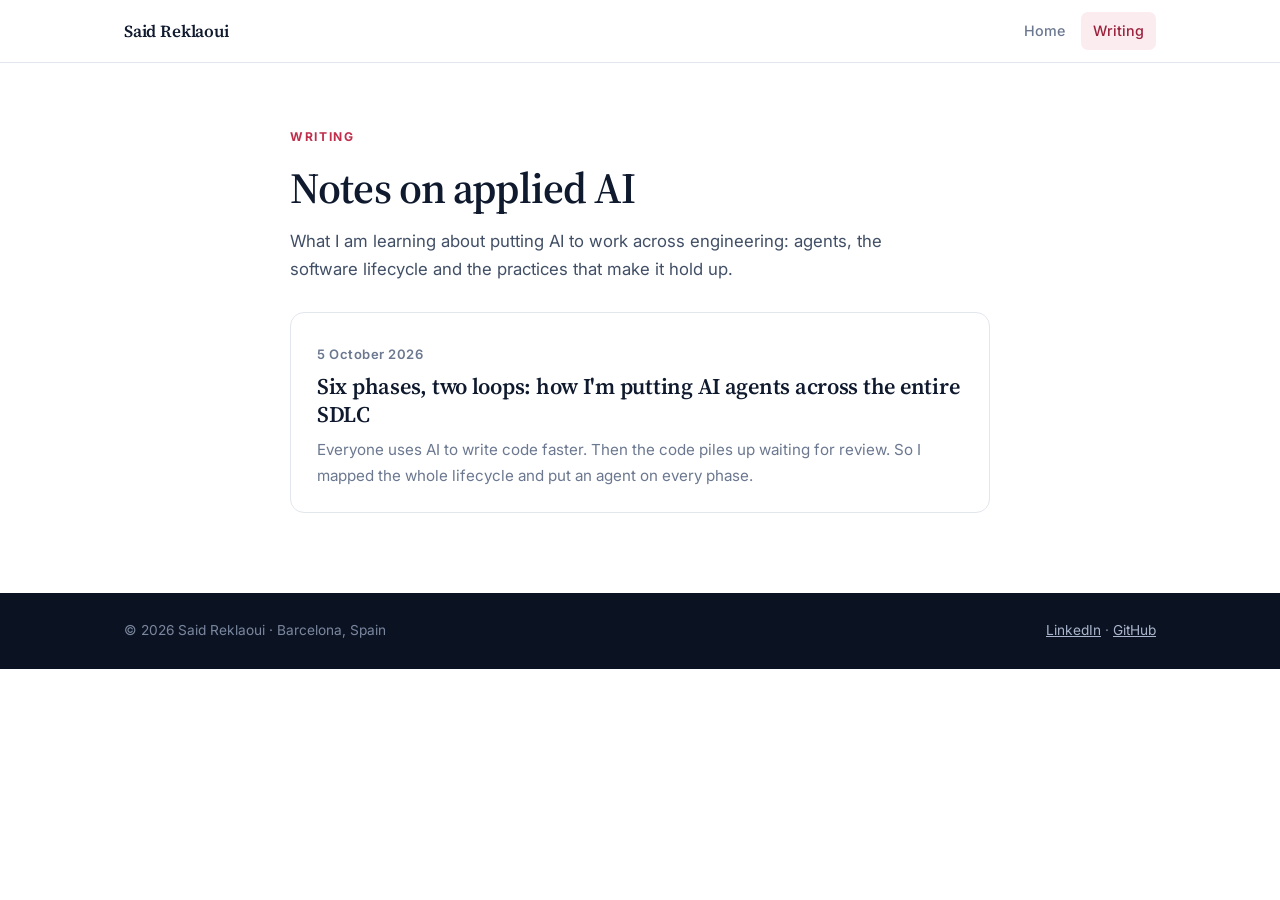
<file: blog/index.html>
<!DOCTYPE html>
<html lang="en">
<head>
    <meta charset="UTF-8">
    <meta name="viewport" content="width=device-width, initial-scale=1.0">
    <title>Writing | Said Reklaoui</title>
    <meta name="description" content="Notes from Said Reklaoui on applied AI, agents and AI across the software development lifecycle.">
    <meta name="author" content="Said Reklaoui">
    <meta name="theme-color" content="#101a2e">
    <link rel="canonical" href="https://sreklaoui.github.io/blog/">
    <link rel="icon" href="../favicon.ico" type="image/x-icon">

    <link rel="preconnect" href="https://fonts.googleapis.com">
    <link rel="preconnect" href="https://fonts.gstatic.com" crossorigin>
    <link href="https://fonts.googleapis.com/css2?family=Inter:wght@400;500;600;700&family=Source+Serif+4:opsz,wght@8..60,400;8..60,600;8..60,700&display=swap" rel="stylesheet">
    <link rel="stylesheet" href="blog.css">
</head>
<body>
    <nav class="site-nav" aria-label="Main">
        <div class="wrap nav-inner">
            <a href="../" class="nav-brand">Said Reklaoui</a>
            <ul class="nav-links">
                <li><a href="../">Home</a></li>
                <li><a href="./" class="active">Writing</a></li>
            </ul>
        </div>
    </nav>

    <main class="wrap narrow">
        <header class="page-head">
            <span class="eyebrow">Writing</span>
            <h1>Notes on applied AI</h1>
            <p>What I am learning about putting AI to work across engineering: agents, the software lifecycle and the practices that make it hold up.</p>
        </header>

        <ul class="post-list">
            <li>
                <a class="post-card" href="ai-sdlc-map/">
                    <time datetime="2026-10-05">5 October 2026</time>
                    <h2>Six phases, two loops: how I'm putting AI agents across the entire SDLC</h2>
                    <p>Everyone uses AI to write code faster. Then the code piles up waiting for review. So I mapped the whole lifecycle and put an agent on every phase.</p>
                </a>
            </li>
        </ul>
    </main>

    <footer class="site-footer">
        <div class="wrap footer-inner">
            <span>&copy; 2026 Said Reklaoui &middot; Barcelona, Spain</span>
            <span><a href="https://www.linkedin.com/in/said-reklaoui-chouaibi-14b42b33" target="_blank" rel="noopener">LinkedIn</a> &middot; <a href="https://github.com/sreklaoui" target="_blank" rel="noopener">GitHub</a></span>
        </div>
    </footer>
</body>
</html>
</file>
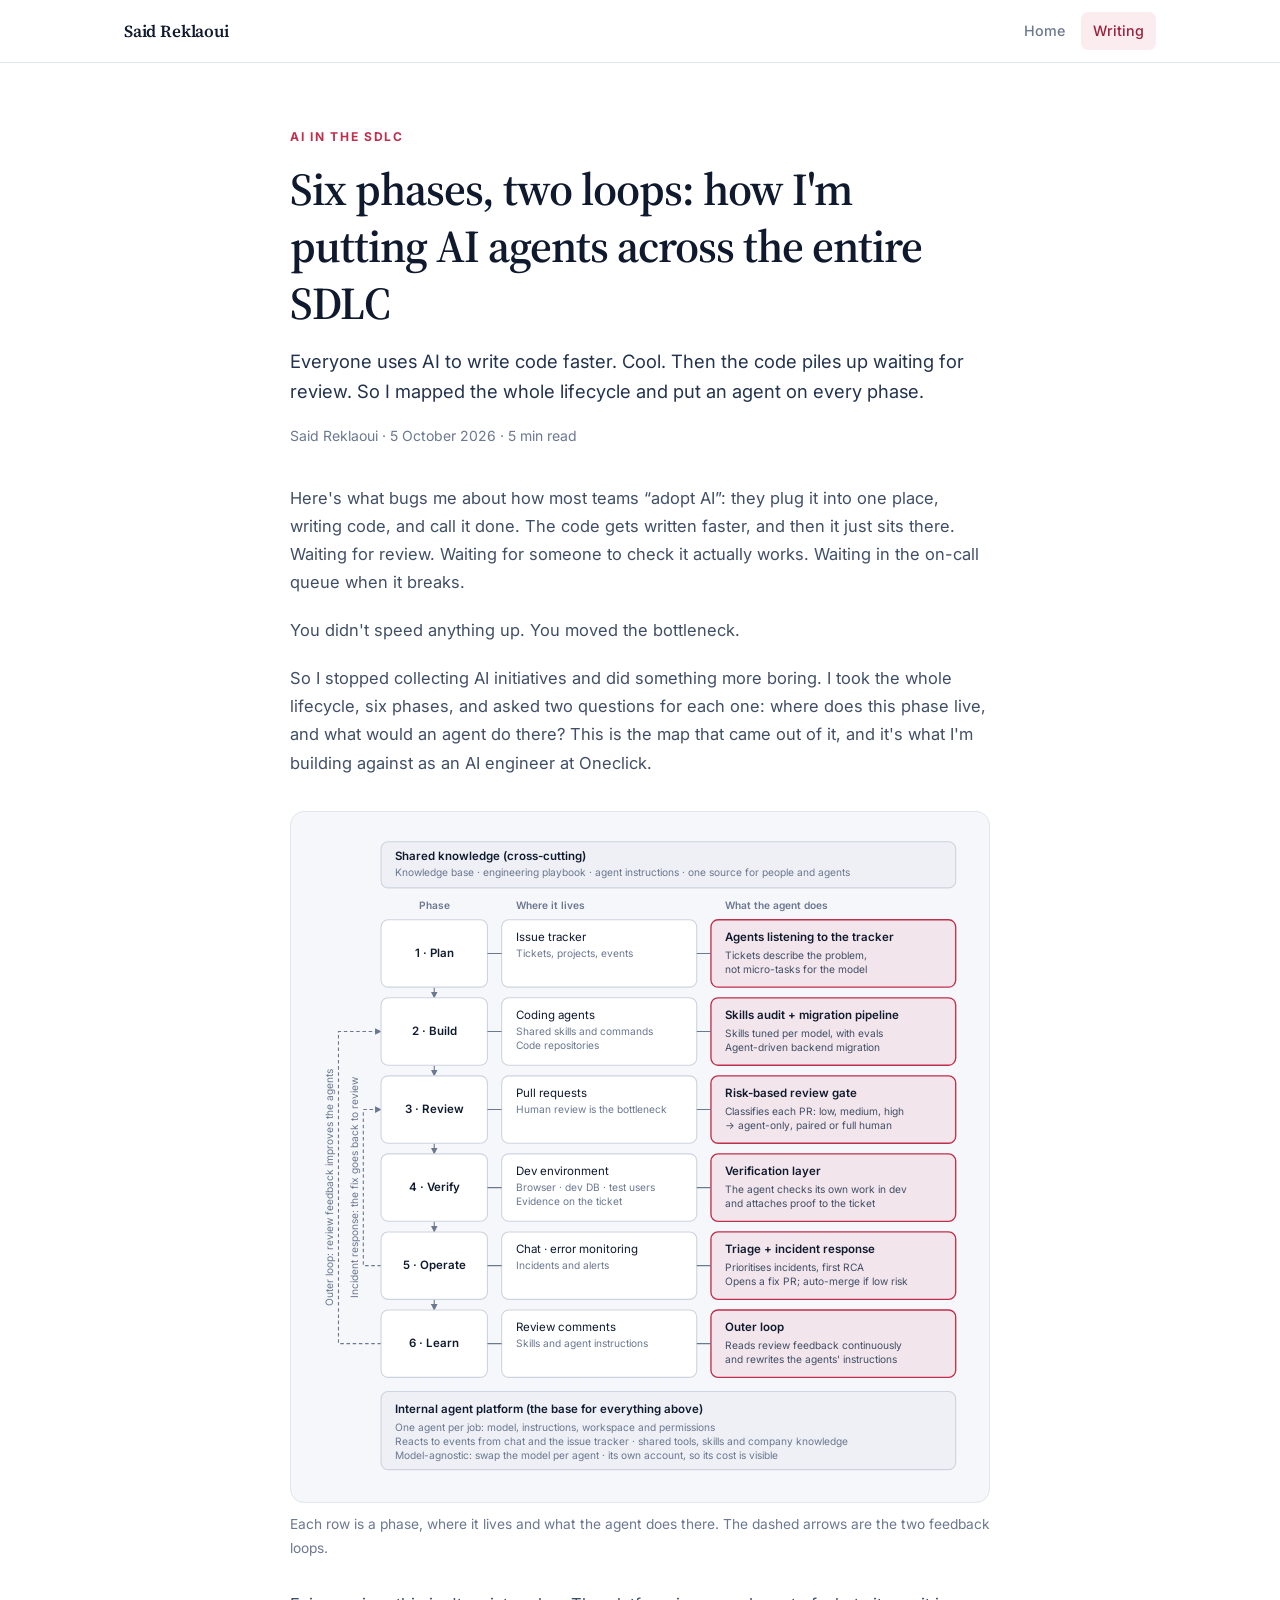
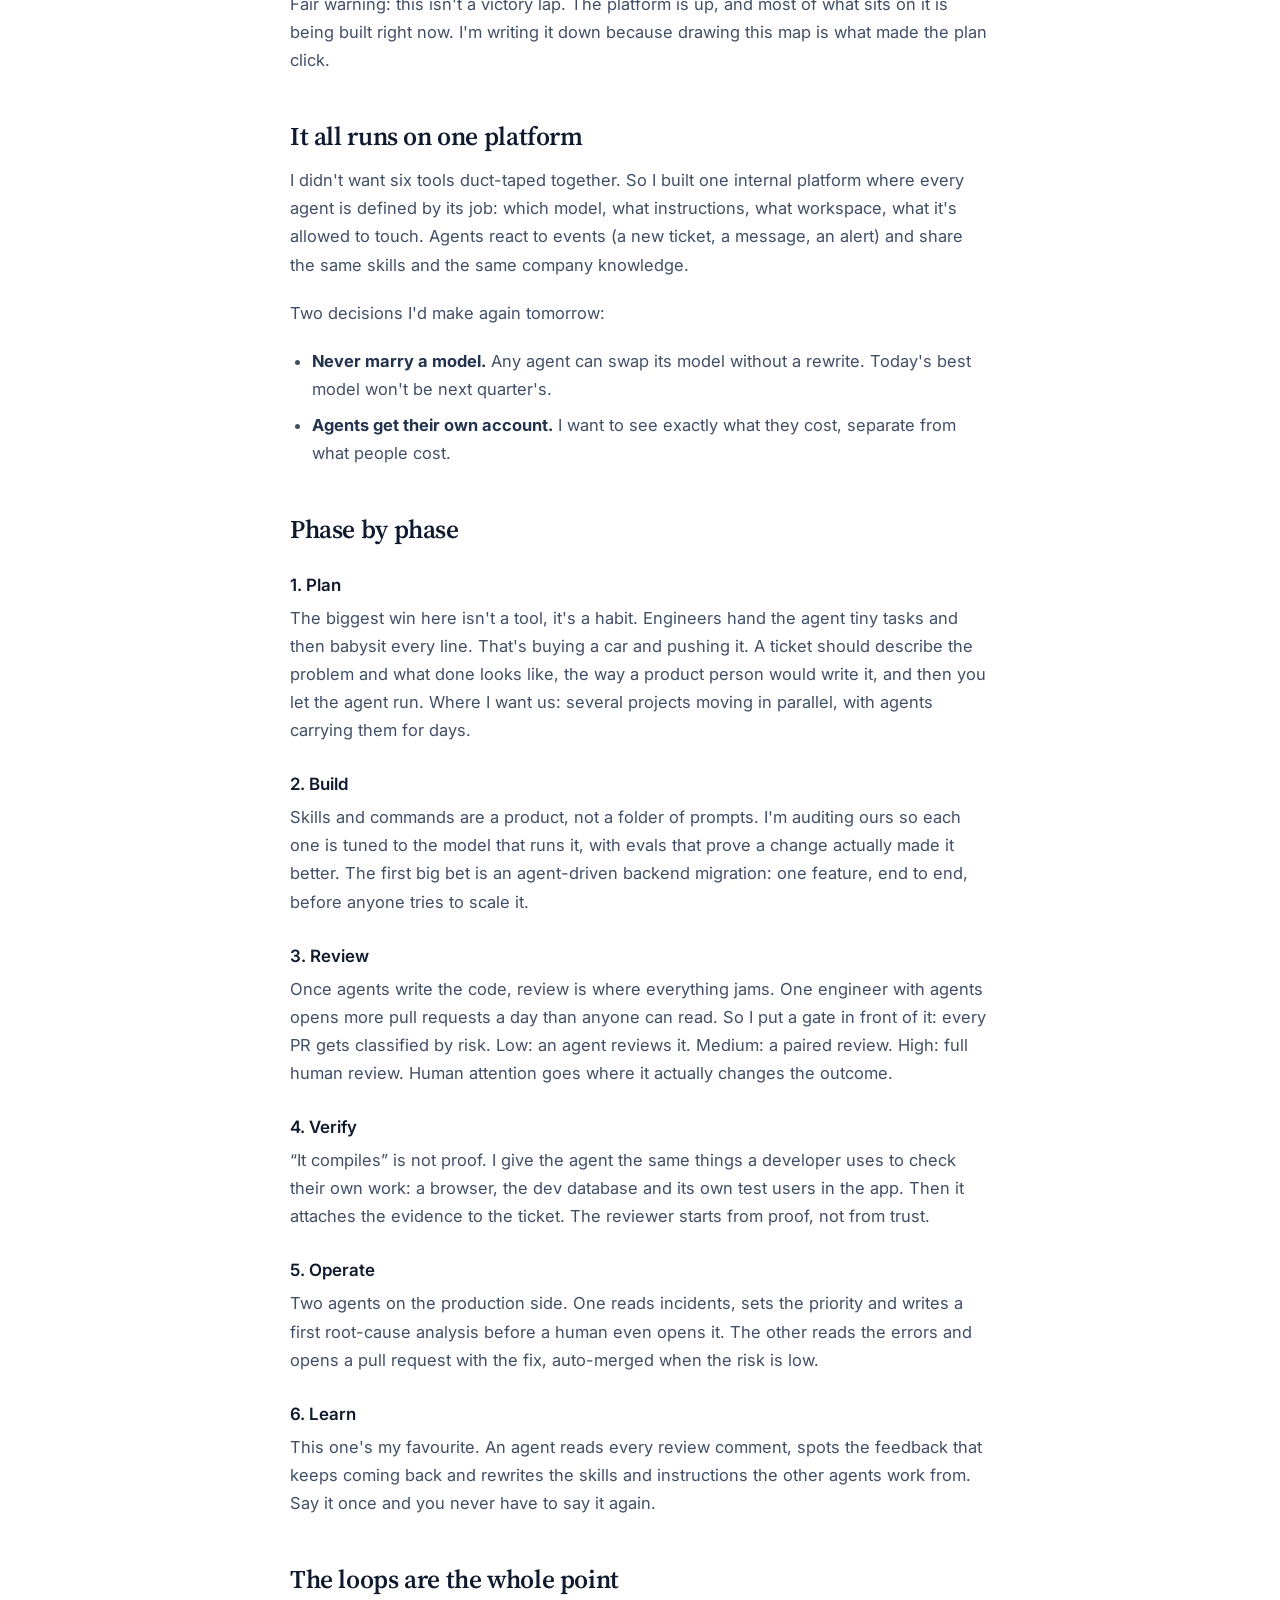
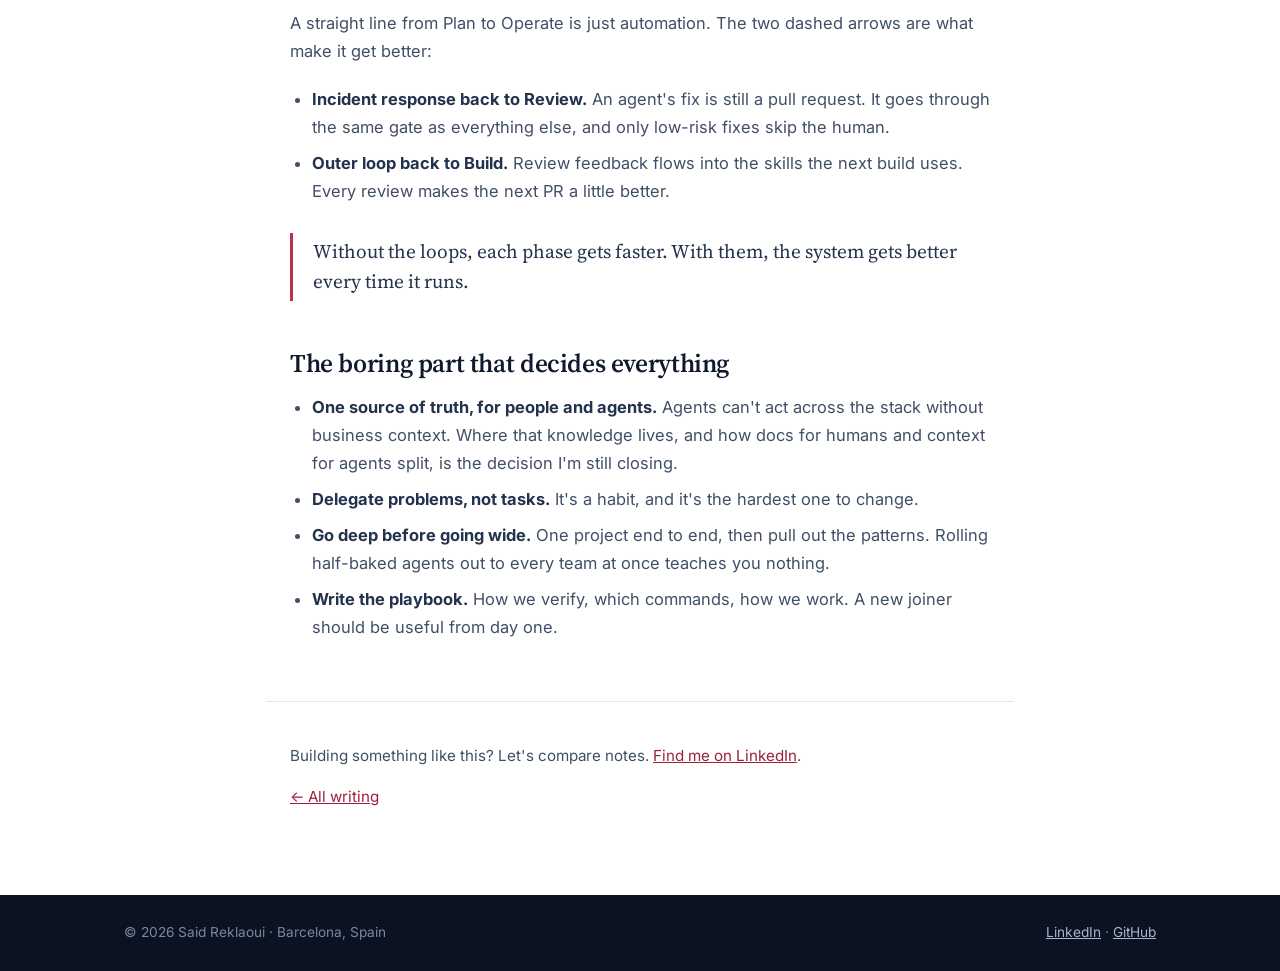
<file: blog/ai-sdlc-map/index.html>
<!DOCTYPE html>
<html lang="en">
<head>
    <meta charset="UTF-8">
    <meta name="viewport" content="width=device-width, initial-scale=1.0">
    <title>Six phases, two loops: how I'm putting AI agents across the entire SDLC | Said Reklaoui</title>
    <meta name="description" content="Everyone uses AI to write code faster. Then the code piles up waiting for review. So I mapped the whole software lifecycle and put an agent on every phase.">
    <meta name="author" content="Said Reklaoui">
    <meta name="theme-color" content="#101a2e">
    <link rel="canonical" href="https://sreklaoui.github.io/blog/ai-sdlc-map/">
    <link rel="icon" href="../../favicon.ico" type="image/x-icon">

    <meta property="og:type" content="article">
    <meta property="og:title" content="Six phases, two loops: how I'm putting AI agents across the entire SDLC">
    <meta property="og:description" content="Using AI only to write code just moves the bottleneck. A map of the whole lifecycle, an agent on every phase, and the two loops that make it improve itself.">
    <meta property="og:url" content="https://sreklaoui.github.io/blog/ai-sdlc-map/">
    <meta property="og:image" content="https://sreklaoui.github.io/logos/profile-picture.png">
    <meta property="article:published_time" content="2026-10-05">
    <meta name="twitter:card" content="summary">

    <link rel="preconnect" href="https://fonts.googleapis.com">
    <link rel="preconnect" href="https://fonts.gstatic.com" crossorigin>
    <link href="https://fonts.googleapis.com/css2?family=Inter:wght@400;500;600;700&family=Source+Serif+4:opsz,wght@8..60,400;8..60,600;8..60,700&display=swap" rel="stylesheet">
    <link rel="stylesheet" href="../blog.css">

    <script type="application/ld+json">
    {
      "@context": "https://schema.org",
      "@type": "BlogPosting",
      "headline": "Six phases, two loops: how I'm putting AI agents across the entire SDLC",
      "datePublished": "2026-10-05",
      "author": { "@type": "Person", "name": "Said Reklaoui", "url": "https://sreklaoui.github.io/" },
      "mainEntityOfPage": "https://sreklaoui.github.io/blog/ai-sdlc-map/"
    }
    </script>
</head>
<body>
    <nav class="site-nav" aria-label="Main">
        <div class="wrap nav-inner">
            <a href="../../" class="nav-brand">Said Reklaoui</a>
            <ul class="nav-links">
                <li><a href="../../">Home</a></li>
                <li><a href="../" class="active">Writing</a></li>
            </ul>
        </div>
    </nav>

    <main>
        <article>
            <header class="wrap narrow post-head">
                <span class="eyebrow">AI in the SDLC</span>
                <h1>Six phases, two loops: how I'm putting AI agents across the entire SDLC</h1>
                <p class="post-dek">Everyone uses AI to write code faster. Cool. Then the code piles up waiting for review. So I mapped the whole lifecycle and put an agent on every phase.</p>
                <p class="post-meta">Said Reklaoui &middot; <time datetime="2026-10-05">5 October 2026</time> &middot; 5 min read</p>
            </header>

            <div class="wrap narrow prose">
                <p>Here's what bugs me about how most teams &ldquo;adopt AI&rdquo;: they plug it into one place, writing code, and call it done. The code gets written faster, and then it just sits there. Waiting for review. Waiting for someone to check it actually works. Waiting in the on-call queue when it breaks.</p>

                <p>You didn't speed anything up. You moved the bottleneck.</p>

                <p>So I stopped collecting AI initiatives and did something more boring. I took the whole lifecycle, six phases, and asked two questions for each one: where does this phase live, and what would an agent do there? This is the map that came out of it, and it's what I'm building against as an AI engineer at Oneclick.</p>

                <figure class="figure">
                    <div class="figure-frame">
                        <svg viewBox="0 0 760 752" role="img" aria-labelledby="map-title map-desc" font-family="Inter, -apple-system, BlinkMacSystemFont, 'Segoe UI', Roboto, sans-serif">
                            <title id="map-title">The AI-SDLC map</title>
                            <desc id="map-desc">Six phases in order: Plan, Build, Review, Verify, Operate, Learn. Each row lists what the phase touches and what the agent does there. A shared knowledge layer sits above all phases and an internal agent platform sits below them. Two feedback loops: incident response sends fix pull requests back to Review, and the outer loop sends review feedback back to Build.</desc>
                            <defs>
                                <marker id="map-arrow" viewBox="0 0 10 10" refX="9" refY="5" markerWidth="6" markerHeight="6" orient="auto-start-reverse"><path class="d-arrow" d="M0 0L10 5L0 10z"/></marker>
                            </defs>

                            <!-- Shared knowledge layer -->
                            <rect class="d-band" x="88" y="20" width="648" height="52" rx="8"/>
                            <text class="d-name" x="104" y="41">Shared knowledge (cross-cutting)</text>
                            <text class="d-quiet" x="104" y="59">Knowledge base &#183; engineering playbook &#183; agent instructions &#183; one source for people and agents</text>

                            <!-- Column headers -->
                            <text class="d-head" x="148" y="96" text-anchor="middle">Phase</text>
                            <text class="d-head" x="240" y="96">Where it lives</text>
                            <text class="d-head" x="476" y="96">What the agent does</text>

                            <!-- Phase order and the two loops -->
                            <g class="d-line">
                                <path d="M148 184V196" marker-end="url(#map-arrow)"/>
                                <path d="M148 272V284" marker-end="url(#map-arrow)"/>
                                <path d="M148 360V372" marker-end="url(#map-arrow)"/>
                                <path d="M148 448V460" marker-end="url(#map-arrow)"/>
                                <path d="M148 536V548" marker-end="url(#map-arrow)"/>
                            </g>
                            <path class="d-loop" d="M88 586H40V234H88" marker-end="url(#map-arrow)"/>
                            <path class="d-loop" d="M88 498H68V322H88" marker-end="url(#map-arrow)"/>
                            <text class="d-quiet" x="34" y="410" text-anchor="middle" transform="rotate(-90 34 410)">Outer loop: review feedback improves the agents</text>
                            <text class="d-quiet" x="62" y="410" text-anchor="middle" transform="rotate(-90 62 410)">Incident response: the fix goes back to review</text>

                            <!-- 1 Plan -->
                            <rect class="d-box" x="88" y="108" width="120" height="76" rx="8"/>
                            <rect class="d-box" x="224" y="108" width="220" height="76" rx="8"/>
                            <rect class="d-agent" x="460" y="108" width="276" height="76" rx="8"/>
                            <path class="d-line" d="M208 146H224M444 146H460"/>
                            <text class="d-name" x="148" y="150" text-anchor="middle">1 &#183; Plan</text>
                            <text class="d-text" x="240" y="132">Issue tracker</text>
                            <text class="d-quiet" x="240" y="150">Tickets, projects, events</text>
                            <text class="d-name" x="476" y="132">Agents listening to the tracker</text>
                            <text class="d-small" x="476" y="152">Tickets describe the problem,</text>
                            <text class="d-small" x="476" y="168">not micro-tasks for the model</text>

                            <!-- 2 Build -->
                            <rect class="d-box" x="88" y="196" width="120" height="76" rx="8"/>
                            <rect class="d-box" x="224" y="196" width="220" height="76" rx="8"/>
                            <rect class="d-agent" x="460" y="196" width="276" height="76" rx="8"/>
                            <path class="d-line" d="M208 234H224M444 234H460"/>
                            <text class="d-name" x="148" y="238" text-anchor="middle">2 &#183; Build</text>
                            <text class="d-text" x="240" y="220">Coding agents</text>
                            <text class="d-quiet" x="240" y="238">Shared skills and commands</text>
                            <text class="d-quiet" x="240" y="254">Code repositories</text>
                            <text class="d-name" x="476" y="220">Skills audit + migration pipeline</text>
                            <text class="d-small" x="476" y="240">Skills tuned per model, with evals</text>
                            <text class="d-small" x="476" y="256">Agent-driven backend migration</text>

                            <!-- 3 Review -->
                            <rect class="d-box" x="88" y="284" width="120" height="76" rx="8"/>
                            <rect class="d-box" x="224" y="284" width="220" height="76" rx="8"/>
                            <rect class="d-agent" x="460" y="284" width="276" height="76" rx="8"/>
                            <path class="d-line" d="M208 322H224M444 322H460"/>
                            <text class="d-name" x="148" y="326" text-anchor="middle">3 &#183; Review</text>
                            <text class="d-text" x="240" y="308">Pull requests</text>
                            <text class="d-quiet" x="240" y="326">Human review is the bottleneck</text>
                            <text class="d-name" x="476" y="308">Risk-based review gate</text>
                            <text class="d-small" x="476" y="328">Classifies each PR: low, medium, high</text>
                            <text class="d-small" x="476" y="344">&#8594; agent-only, paired or full human</text>

                            <!-- 4 Verify -->
                            <rect class="d-box" x="88" y="372" width="120" height="76" rx="8"/>
                            <rect class="d-box" x="224" y="372" width="220" height="76" rx="8"/>
                            <rect class="d-agent" x="460" y="372" width="276" height="76" rx="8"/>
                            <path class="d-line" d="M208 410H224M444 410H460"/>
                            <text class="d-name" x="148" y="414" text-anchor="middle">4 &#183; Verify</text>
                            <text class="d-text" x="240" y="396">Dev environment</text>
                            <text class="d-quiet" x="240" y="414">Browser &#183; dev DB &#183; test users</text>
                            <text class="d-quiet" x="240" y="430">Evidence on the ticket</text>
                            <text class="d-name" x="476" y="396">Verification layer</text>
                            <text class="d-small" x="476" y="416">The agent checks its own work in dev</text>
                            <text class="d-small" x="476" y="432">and attaches proof to the ticket</text>

                            <!-- 5 Operate -->
                            <rect class="d-box" x="88" y="460" width="120" height="76" rx="8"/>
                            <rect class="d-box" x="224" y="460" width="220" height="76" rx="8"/>
                            <rect class="d-agent" x="460" y="460" width="276" height="76" rx="8"/>
                            <path class="d-line" d="M208 498H224M444 498H460"/>
                            <text class="d-name" x="148" y="502" text-anchor="middle">5 &#183; Operate</text>
                            <text class="d-text" x="240" y="484">Chat &#183; error monitoring</text>
                            <text class="d-quiet" x="240" y="502">Incidents and alerts</text>
                            <text class="d-name" x="476" y="484">Triage + incident response</text>
                            <text class="d-small" x="476" y="504">Prioritises incidents, first RCA</text>
                            <text class="d-small" x="476" y="520">Opens a fix PR; auto-merge if low risk</text>

                            <!-- 6 Learn -->
                            <rect class="d-box" x="88" y="548" width="120" height="76" rx="8"/>
                            <rect class="d-box" x="224" y="548" width="220" height="76" rx="8"/>
                            <rect class="d-agent" x="460" y="548" width="276" height="76" rx="8"/>
                            <path class="d-line" d="M208 586H224M444 586H460"/>
                            <text class="d-name" x="148" y="590" text-anchor="middle">6 &#183; Learn</text>
                            <text class="d-text" x="240" y="572">Review comments</text>
                            <text class="d-quiet" x="240" y="590">Skills and agent instructions</text>
                            <text class="d-name" x="476" y="572">Outer loop</text>
                            <text class="d-small" x="476" y="592">Reads review feedback continuously</text>
                            <text class="d-small" x="476" y="608">and rewrites the agents' instructions</text>

                            <!-- Platform -->
                            <rect class="d-band" x="88" y="640" width="648" height="88" rx="8"/>
                            <text class="d-name" x="104" y="664">Internal agent platform (the base for everything above)</text>
                            <text class="d-quiet" x="104" y="684">One agent per job: model, instructions, workspace and permissions</text>
                            <text class="d-quiet" x="104" y="700">Reacts to events from chat and the issue tracker &#183; shared tools, skills and company knowledge</text>
                            <text class="d-quiet" x="104" y="716">Model-agnostic: swap the model per agent &#183; its own account, so its cost is visible</text>
                        </svg>
                    </div>
                    <figcaption>Each row is a phase, where it lives and what the agent does there. The dashed arrows are the two feedback loops.</figcaption>
                </figure>

                <p>Fair warning: this isn't a victory lap. The platform is up, and most of what sits on it is being built right now. I'm writing it down because drawing this map is what made the plan click.</p>

                <h2>It all runs on one platform</h2>
                <p>I didn't want six tools duct-taped together. So I built one internal platform where every agent is defined by its job: which model, what instructions, what workspace, what it's allowed to touch. Agents react to events (a new ticket, a message, an alert) and share the same skills and the same company knowledge.</p>
                <p>Two decisions I'd make again tomorrow:</p>
                <ul>
                    <li><strong>Never marry a model.</strong> Any agent can swap its model without a rewrite. Today's best model won't be next quarter's.</li>
                    <li><strong>Agents get their own account.</strong> I want to see exactly what they cost, separate from what people cost.</li>
                </ul>

                <h2>Phase by phase</h2>

                <h3>1. Plan</h3>
                <p>The biggest win here isn't a tool, it's a habit. Engineers hand the agent tiny tasks and then babysit every line. That's buying a car and pushing it. A ticket should describe the problem and what done looks like, the way a product person would write it, and then you let the agent run. Where I want us: several projects moving in parallel, with agents carrying them for days.</p>

                <h3>2. Build</h3>
                <p>Skills and commands are a product, not a folder of prompts. I'm auditing ours so each one is tuned to the model that runs it, with evals that prove a change actually made it better. The first big bet is an agent-driven backend migration: one feature, end to end, before anyone tries to scale it.</p>

                <h3>3. Review</h3>
                <p>Once agents write the code, review is where everything jams. One engineer with agents opens more pull requests a day than anyone can read. So I put a gate in front of it: every PR gets classified by risk. Low: an agent reviews it. Medium: a paired review. High: full human review. Human attention goes where it actually changes the outcome.</p>

                <h3>4. Verify</h3>
                <p>&ldquo;It compiles&rdquo; is not proof. I give the agent the same things a developer uses to check their own work: a browser, the dev database and its own test users in the app. Then it attaches the evidence to the ticket. The reviewer starts from proof, not from trust.</p>

                <h3>5. Operate</h3>
                <p>Two agents on the production side. One reads incidents, sets the priority and writes a first root-cause analysis before a human even opens it. The other reads the errors and opens a pull request with the fix, auto-merged when the risk is low.</p>

                <h3>6. Learn</h3>
                <p>This one's my favourite. An agent reads every review comment, spots the feedback that keeps coming back and rewrites the skills and instructions the other agents work from. Say it once and you never have to say it again.</p>

                <h2>The loops are the whole point</h2>
                <p>A straight line from Plan to Operate is just automation. The two dashed arrows are what make it get better:</p>
                <ul>
                    <li><strong>Incident response back to Review.</strong> An agent's fix is still a pull request. It goes through the same gate as everything else, and only low-risk fixes skip the human.</li>
                    <li><strong>Outer loop back to Build.</strong> Review feedback flows into the skills the next build uses. Every review makes the next PR a little better.</li>
                </ul>
                <blockquote>Without the loops, each phase gets faster. With them, the system gets better every time it runs.</blockquote>

                <h2>The boring part that decides everything</h2>
                <ul>
                    <li><strong>One source of truth, for people and agents.</strong> Agents can't act across the stack without business context. Where that knowledge lives, and how docs for humans and context for agents split, is the decision I'm still closing.</li>
                    <li><strong>Delegate problems, not tasks.</strong> It's a habit, and it's the hardest one to change.</li>
                    <li><strong>Go deep before going wide.</strong> One project end to end, then pull out the patterns. Rolling half-baked agents out to every team at once teaches you nothing.</li>
                    <li><strong>Write the playbook.</strong> How we verify, which commands, how we work. A new joiner should be useful from day one.</li>
                </ul>
            </div>

            <div class="wrap narrow post-foot">
                <p>Building something like this? Let's compare notes. <a href="https://www.linkedin.com/in/said-reklaoui-chouaibi-14b42b33" target="_blank" rel="noopener">Find me on LinkedIn</a>.</p>
                <p><a href="../">&larr; All writing</a></p>
            </div>
        </article>
    </main>

    <footer class="site-footer">
        <div class="wrap footer-inner">
            <span>&copy; 2026 Said Reklaoui &middot; Barcelona, Spain</span>
            <span><a href="https://www.linkedin.com/in/said-reklaoui-chouaibi-14b42b33" target="_blank" rel="noopener">LinkedIn</a> &middot; <a href="https://github.com/sreklaoui" target="_blank" rel="noopener">GitHub</a></span>
        </div>
    </footer>
</body>
</html>
</file>
<file: blog/blog.css>
/* Shared styles for the blog pages. Tokens mirror the home page. */
:root {
    --ink: #101a2e;
    --ink-soft: #24334d;
    --body: #414f66;
    --muted: #6b7890;
    --line: #e2e6ed;
    --line-strong: #cdd4e0;
    --surface: #ffffff;
    --surface-alt: #f6f7fa;
    --surface-sunk: #eef0f5;
    --accent: #c02e4c;
    --accent-soft: rgba(192, 46, 76, 0.09);
    --accent-ink: #9b213b;
    --radius: 14px;
    --shadow-sm: 0 1px 2px rgba(16, 26, 46, 0.05), 0 1px 3px rgba(16, 26, 46, 0.04);
    --shadow-md: 0 4px 6px -2px rgba(16, 26, 46, 0.05), 0 12px 28px -8px rgba(16, 26, 46, 0.12);
    --maxw: 1080px;
    --measure: 700px;
    --sans: 'Inter', -apple-system, BlinkMacSystemFont, 'Segoe UI', Roboto, Helvetica, Arial, sans-serif;
    --serif: 'Source Serif 4', Georgia, 'Times New Roman', serif;
}

*, *::before, *::after { box-sizing: border-box; }
html { -webkit-text-size-adjust: 100%; }

body {
    margin: 0;
    font-family: var(--sans);
    font-size: 16.5px;
    line-height: 1.7;
    color: var(--body);
    background: var(--surface);
    -webkit-font-smoothing: antialiased;
}

img { max-width: 100%; display: block; }
a { color: var(--accent-ink); }
a:hover { color: var(--accent); }
:focus-visible { outline: 2px solid var(--accent); outline-offset: 3px; border-radius: 4px; }
h1, h2, h3 { color: var(--ink); margin: 0; line-height: 1.25; font-weight: 600; }

.wrap { width: 100%; max-width: var(--maxw); margin: 0 auto; padding: 0 24px; }
.narrow { max-width: calc(var(--measure) + 48px); }

/* ---------- Navigation ---------- */
.site-nav {
    position: sticky; top: 0; z-index: 100;
    background: rgba(255, 255, 255, 0.9);
    backdrop-filter: saturate(150%) blur(10px);
    -webkit-backdrop-filter: saturate(150%) blur(10px);
    border-bottom: 1px solid var(--line);
}
.nav-inner { display: flex; align-items: center; justify-content: space-between; gap: 24px; height: 62px; }
.nav-brand {
    font-family: var(--serif); font-size: 1.06rem; font-weight: 600;
    color: var(--ink); letter-spacing: -0.01em; white-space: nowrap; text-decoration: none;
}
.nav-links { display: flex; align-items: center; gap: 4px; list-style: none; margin: 0; padding: 0; }
.nav-links a {
    display: block; padding: 7px 12px; border-radius: 7px;
    font-size: 0.895rem; font-weight: 500; color: var(--muted); text-decoration: none;
}
.nav-links a:hover { color: var(--ink); background: var(--surface-sunk); }
.nav-links a.active { color: var(--accent-ink); background: var(--accent-soft); }

/* ---------- Blog index ---------- */
.page-head { padding-top: 64px; padding-bottom: 28px; }
.eyebrow {
    display: block; font-size: 0.755rem; font-weight: 700;
    letter-spacing: 0.14em; text-transform: uppercase; color: var(--accent); margin-bottom: 13px;
}
.page-head h1 {
    font-family: var(--serif); font-size: clamp(2rem, 5vw, 2.7rem);
    letter-spacing: -0.02em; margin-bottom: 12px;
}
.page-head p { margin: 0; font-size: 1.05rem; max-width: 60ch; }

.post-list { list-style: none; margin: 0; padding: 0 0 80px; display: grid; gap: 18px; }
.post-card {
    display: block; padding: 26px 26px 24px; border: 1px solid var(--line);
    border-radius: var(--radius); background: var(--surface); text-decoration: none; color: inherit;
    transition: border-color 0.2s ease, box-shadow 0.2s ease, transform 0.2s ease;
}
.post-card:hover { border-color: var(--line-strong); box-shadow: var(--shadow-md); transform: translateY(-2px); color: inherit; }
.post-card time { font-size: 0.815rem; font-weight: 600; letter-spacing: 0.04em; color: var(--muted); }
.post-card h2 { font-family: var(--serif); font-size: 1.4rem; letter-spacing: -0.012em; margin: 6px 0 8px; }
.post-card p { margin: 0; font-size: 0.95rem; color: var(--muted); }

/* ---------- Article ---------- */
.post-head { padding-top: 64px; padding-bottom: 8px; }
.post-head h1 {
    font-family: var(--serif); font-size: clamp(2rem, 5.2vw, 2.85rem);
    letter-spacing: -0.022em; margin-bottom: 16px;
}
.post-dek { font-size: 1.15rem; line-height: 1.6; color: var(--ink-soft); margin: 0 0 18px; }
.post-meta { font-size: 0.875rem; color: var(--muted); margin: 0; }

.prose { padding-top: 28px; padding-bottom: 40px; }
.prose p { margin: 0 0 20px; }
.prose h2 {
    font-family: var(--serif); font-size: 1.6rem; letter-spacing: -0.015em;
    margin: 46px 0 14px;
}
.prose h3 { font-size: 1.06rem; margin: 30px 0 8px; }
.prose ul, .prose ol { margin: 0 0 20px; padding-left: 22px; }
.prose li { margin-bottom: 8px; }
.prose strong { color: var(--ink-soft); }
.prose blockquote {
    margin: 28px 0; padding: 4px 0 4px 20px; border-left: 3px solid var(--accent);
    font-family: var(--serif); font-size: 1.2rem; line-height: 1.55; color: var(--ink-soft);
}

/* The diagram is wider than the text column; on narrow screens it scrolls inside its own frame. */
.figure { margin: 34px 0 30px; }
.figure-frame {
    overflow-x: auto; border: 1px solid var(--line); border-radius: var(--radius);
    background: var(--surface-alt); padding: 12px;
}
.figure svg { display: block; width: 100%; min-width: 640px; height: auto; }
.figure figcaption { font-size: 0.86rem; color: var(--muted); margin-top: 10px; }

.post-foot { border-top: 1px solid var(--line); padding-top: 26px; padding-bottom: 70px; font-size: 0.95rem; }

/* Diagram parts, coloured from the tokens so they follow the theme. */
.d-box { fill: var(--surface); stroke: var(--line-strong); stroke-width: 1.25; }
.d-agent { fill: var(--accent-soft); stroke: var(--accent); stroke-width: 1.5; }
.d-band { fill: var(--surface-sunk); stroke: var(--line-strong); stroke-width: 1.25; }
.d-line { fill: none; stroke: var(--muted); stroke-width: 1.25; }
.d-loop { fill: none; stroke: var(--muted); stroke-width: 1.25; stroke-dasharray: 4 3; }
.d-arrow { fill: var(--muted); }
.d-name { fill: var(--ink); font-weight: 600; font-size: 13px; }
.d-text { fill: var(--ink); font-size: 13px; }
.d-small { fill: var(--body); font-size: 11.5px; }
.d-quiet { fill: var(--muted); font-size: 11.5px; }
.d-head { fill: var(--muted); font-size: 11.5px; font-weight: 600; }

/* ---------- Footer ---------- */
.site-footer { background: #0b1322; color: #7a879f; padding: 26px 0; font-size: 0.855rem; }
.footer-inner { display: flex; flex-wrap: wrap; align-items: center; justify-content: space-between; gap: 12px; }
.site-footer a { color: #a9b5cc; }

@media (prefers-color-scheme: dark) {
    :root {
        --ink: #eef1f7;
        --ink-soft: #cdd5e4;
        --body: #a7b2c6;
        --muted: #8592aa;
        --line: #263145;
        --line-strong: #364461;
        --surface: #121a29;
        --surface-alt: #0d1420;
        --surface-sunk: #1b2434;
        --accent: #e05070;
        --accent-soft: rgba(224, 80, 112, 0.14);
        --accent-ink: #f18ba2;
        --shadow-sm: 0 1px 3px rgba(0, 0, 0, 0.4);
        --shadow-md: 0 12px 30px -10px rgba(0, 0, 0, 0.6);
    }
    .site-nav { background: rgba(18, 26, 41, 0.9); }
    .site-footer { background: #080e19; }
}

@media (max-width: 560px) {
    .nav-links a { padding: 7px 8px; }
    .page-head, .post-head { padding-top: 44px; }
}
</file>
